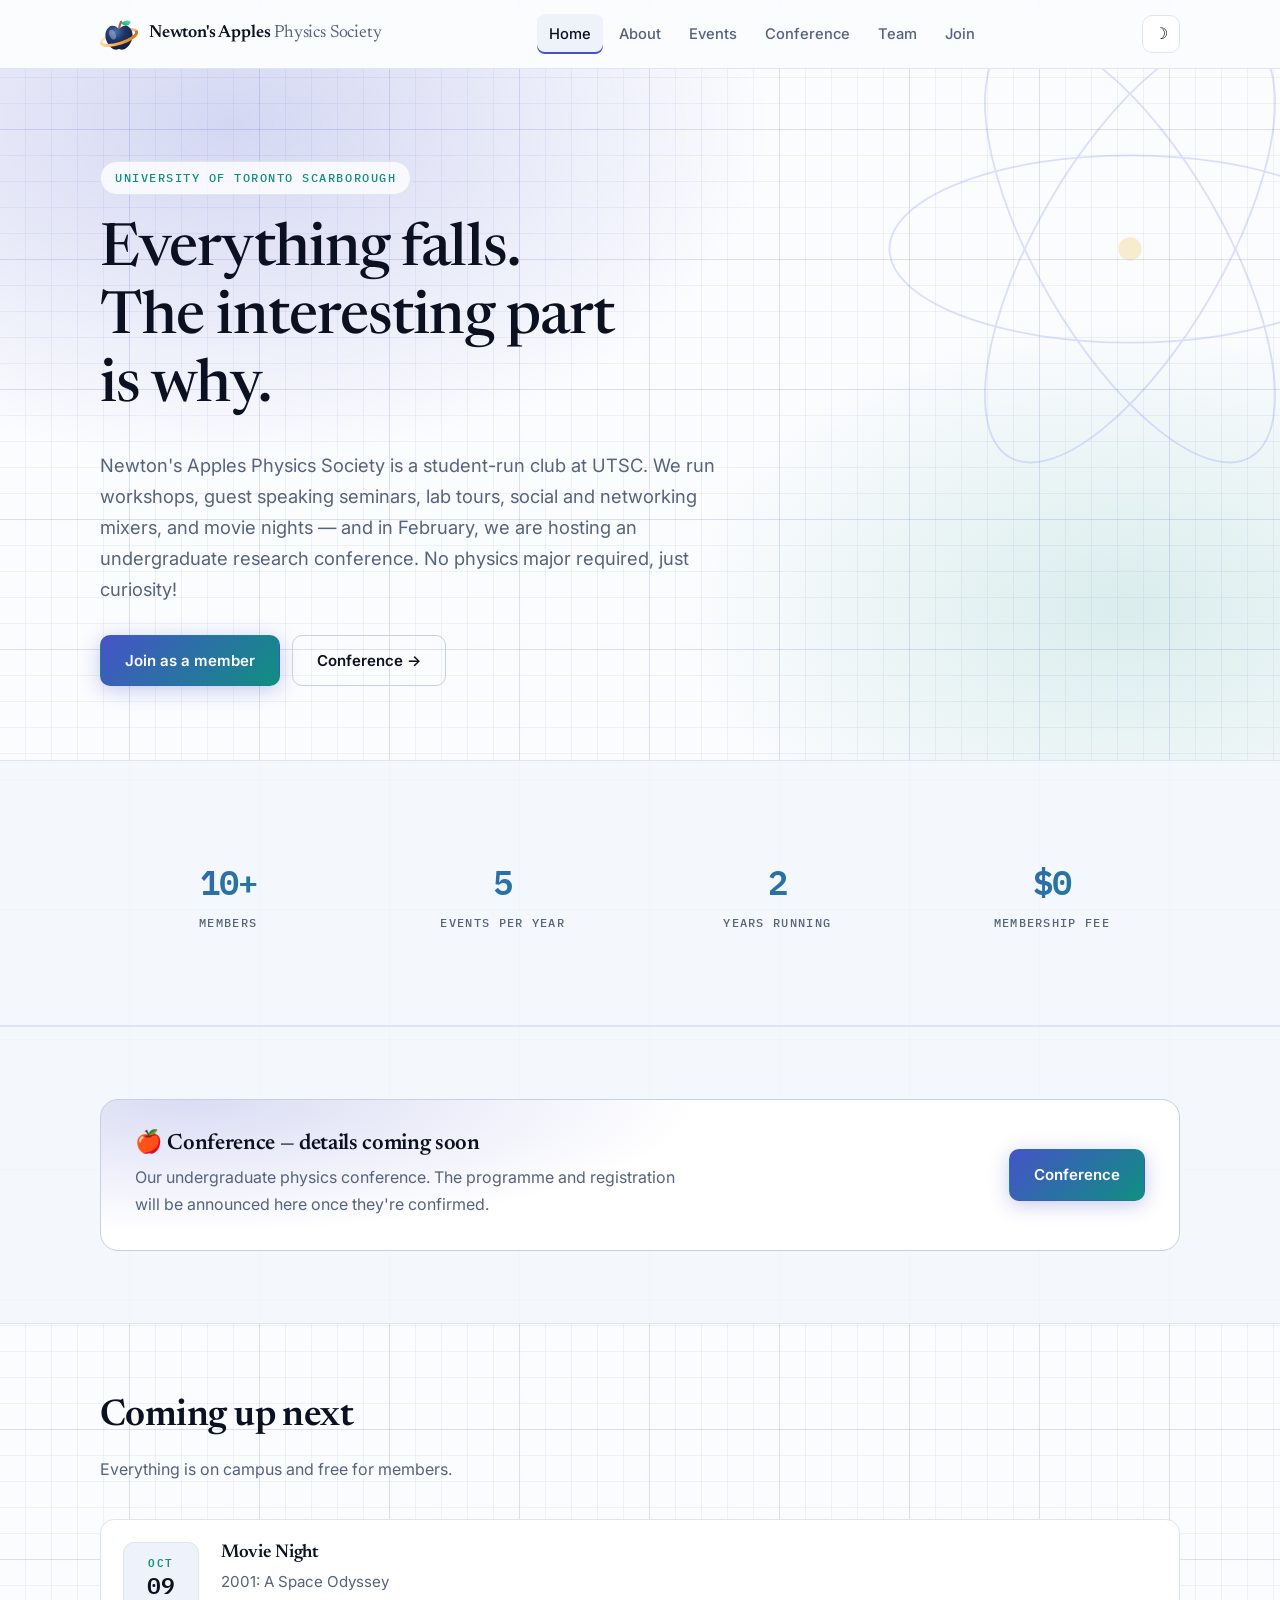
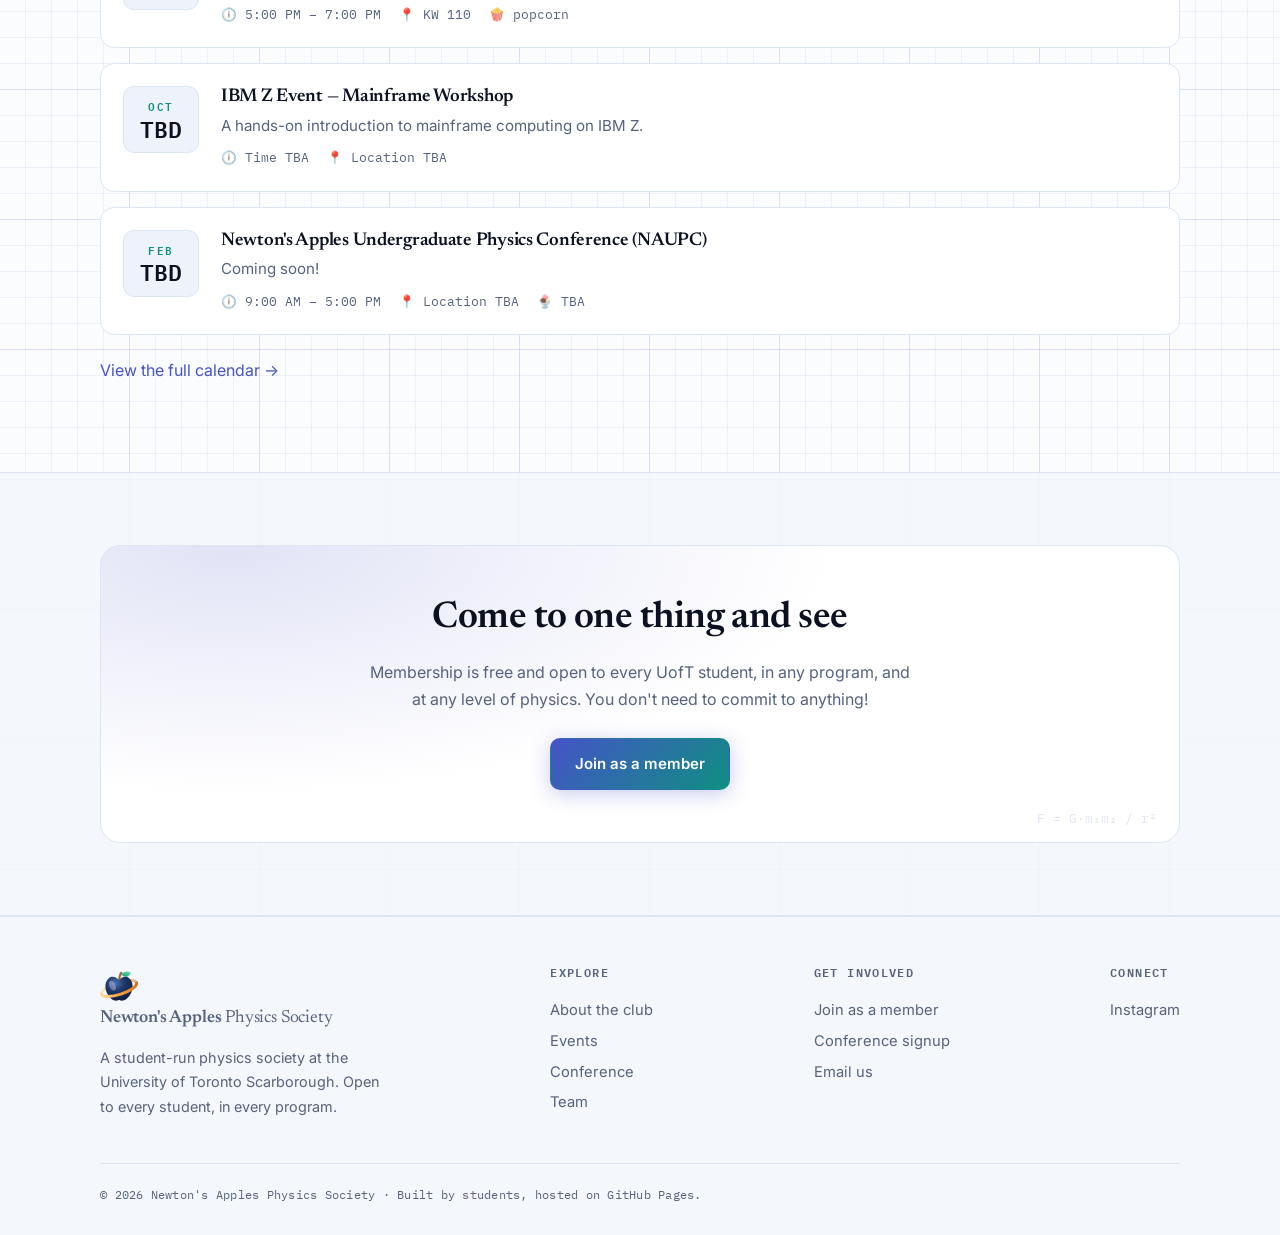
<file: index.html>
<!DOCTYPE html>
<html lang="en" data-theme="dark">
<head>
<meta charset="utf-8">
<meta name="viewport" content="width=device-width, initial-scale=1">
<title>Newton's Apples Physics Society — UTSC</title>
<meta name="description" content="Newton's Apples Physics Society is a student-run club at UTSC — workshops, guest speaking seminars, lab tours, social and networking mixers, movie nights, and an annual undergraduate research conference.">
<link rel="icon" type="image/svg+xml" href="assets/img/logo-mark.svg">
<link rel="preconnect" href="https://fonts.googleapis.com">
<link rel="preconnect" href="https://fonts.gstatic.com" crossorigin>
<link href="https://fonts.googleapis.com/css2?family=IBM+Plex+Mono:wght@400;500;600&amp;family=Inter:wght@400;500;600;700&amp;family=Newsreader:opsz,wght@6..72,400;6..72,500;6..72,600&amp;display=swap" rel="stylesheet">
<link rel="stylesheet" href="assets/css/style.css">
<script src="assets/js/main.js"></script>
</head>
<body>

<header class="site-header">
  <div class="wrap nav">
    <a class="brand" href="index.html"><img class="brand-mark" src="assets/img/logo-mark.svg" alt="" width="38" height="38"> <span class="brand-name">Newton's Apples<span class="brand-sub">&nbsp;Physics Society</span></span></a>
    <nav class="nav-links">
      <a href="index.html">Home</a>
      <a href="about.html">About</a>
      <a href="events.html">Events</a>
      <a href="conference.html">Conference</a>
      <a href="team.html">Team</a>
      <a href="join.html">Join</a>
    </nav>
    <div style="display:flex;gap:8px">
      <button class="icon-btn" data-theme-toggle aria-label="Toggle theme">☀</button>
      <button class="icon-btn nav-toggle" data-nav-toggle aria-label="Menu" aria-expanded="false">☰</button>
    </div>
  </div>
</header>
<section class="hero">
  <div class="wrap">
    <span class="eyebrow">University of Toronto Scarborough</span>
    <h1>Everything falls.<br>The interesting part<br>is why.</h1>
    <p class="lead">Newton's Apples Physics Society is a student-run club at UTSC. We run workshops, guest speaking seminars, lab tours, social and networking mixers, and movie nights — and in February, we are hosting an undergraduate research conference. No physics major required, just curiosity!</p>
    <div class="hero-actions">
      <a class="btn btn-primary" href="join.html">Join as a member</a>
      <a class="btn btn-ghost" href="conference.html">Conference →</a>
    </div>
  </div>
</section>

<section class="section section-alt">
  <div class="wrap">
    <div class="stats">
      <div class="stat"><div class="num">10+</div><div class="label">Members</div></div>
      <div class="stat"><div class="num">5</div><div class="label">Events per year</div></div>
      <div class="stat"><div class="num">2</div><div class="label">Years running</div></div>
      <div class="stat"><div class="num">$0</div><div class="label">Membership fee</div></div>
    </div>
  </div>
</section>

<section class="section section-alt">
  <div class="wrap">
    <div class="banner">
      <div>
        <h3>🍎 Conference — details coming soon</h3>
        <p>Our undergraduate physics conference. The programme and registration will be announced here once they're confirmed.</p>
      </div>
      <a class="btn btn-primary" href="conference.html">Conference</a>
    </div>
  </div>
</section>

<section class="section">
  <div class="wrap">
    <div class="section-head">
      <h2>Coming up next</h2>
      <p>Everything is on campus and free for members.</p>
    </div>

    <div class="event">
      <div class="event-date"><div class="mon">Oct</div><div class="day">09</div></div>
      <div class="event-body">
        <h3>Movie Night</h3>
        <p>2001: A Space Odyssey</p>
        <div class="event-meta"><span>🕕 5:00 PM – 7:00 PM</span><span>📍 KW 110</span><span>🍿 popcorn</span></div>
      </div>
    </div>

    <div class="event">
      <div class="event-date"><div class="mon">Oct</div><div class="day">TBD</div></div>
      <div class="event-body">
        <h3>IBM Z Event — Mainframe Workshop</h3>
        <p>A hands-on introduction to mainframe computing on IBM Z.</p>
        <div class="event-meta"><span>🕕 Time TBA</span><span>📍 Location TBA</span></div>
      </div>
    </div>

    <div class="event">
      <div class="event-date"><div class="mon">Feb</div><div class="day">TBD</div></div>
      <div class="event-body">
        <h3>Newton's Apples Undergraduate Physics Conference (NAUPC)</h3>
        <p>Coming soon!</p>
        <div class="event-meta"><span>🕕 9:00 AM – 5:00 PM</span><span>📍 Location TBA</span><span>🍨 TBA</span></div>
      </div>
    </div>


    <p style="margin-top:22px"><a href="events.html">View the full calendar →</a></p>
  </div>
</section>

<section class="section section-alt">
  <div class="wrap">
    <div class="cta" data-eq="F = G·m₁m₂ / r²">
      <h2>Come to one thing and see</h2>
      <p>Membership is free and open to every UofT student, in any program, and at any level of physics. You don't need to commit to anything!</p>
      <a class="btn btn-primary" href="join.html">Join as a member</a>
    </div>
  </div>
</section>
<footer class="site-footer">
  <div class="wrap">
    <div class="footer-grid">
      <div class="footer-col" style="max-width:290px">
        <a class="brand" href="index.html" style="margin-bottom:10px"><img class="brand-mark" src="assets/img/logo-mark.svg" alt="" width="38" height="38"> <span class="brand-name">Newton's Apples<span class="brand-sub">&nbsp;Physics Society</span></span></a>
        <p class="muted" style="font-size:.9rem">A student-run physics society at the University of Toronto Scarborough. Open to every student, in every program.</p>
      </div>
      <div class="footer-col">
        <h4>Explore</h4>
        <a href="about.html">About the club</a>
        <a href="events.html">Events</a>
        <a href="conference.html">Conference</a>
        <a href="team.html">Team</a>
      </div>
      <div class="footer-col">
        <h4>Get involved</h4>
        <a href="join.html">Join as a member</a>
        <a href="conference.html">Conference signup</a>
        <a href="mailto:utsc.naps@seds.ca">Email us</a>
      </div>
      <div class="footer-col">
        <h4>Connect</h4>
        <a href="https://www.instagram.com/utsc_naps/" target="_blank" rel="noopener">Instagram</a>
      </div>
    </div>
    <div class="footer-bottom">© <span data-year>2026</span> Newton's Apples Physics Society · Built by students, hosted on GitHub Pages.</div>
  </div>
</footer>

</body>
</html>
</file>
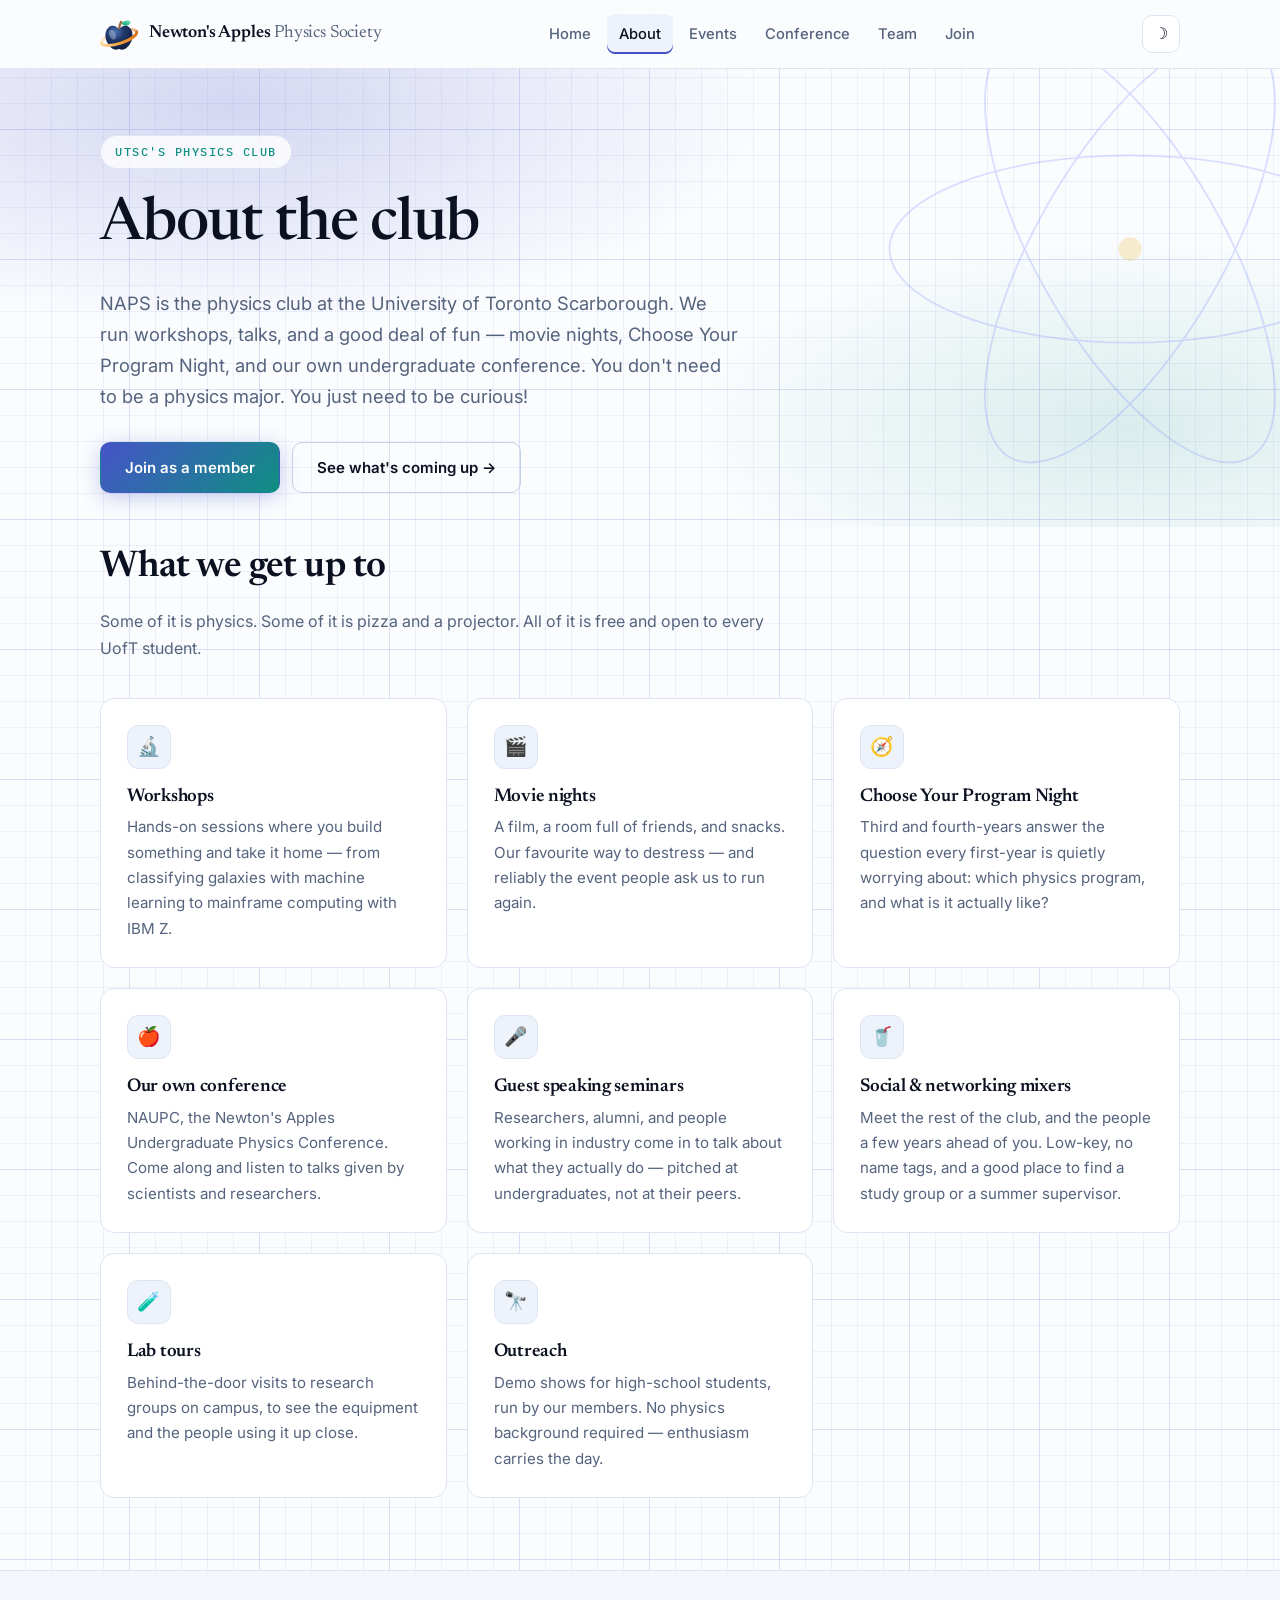
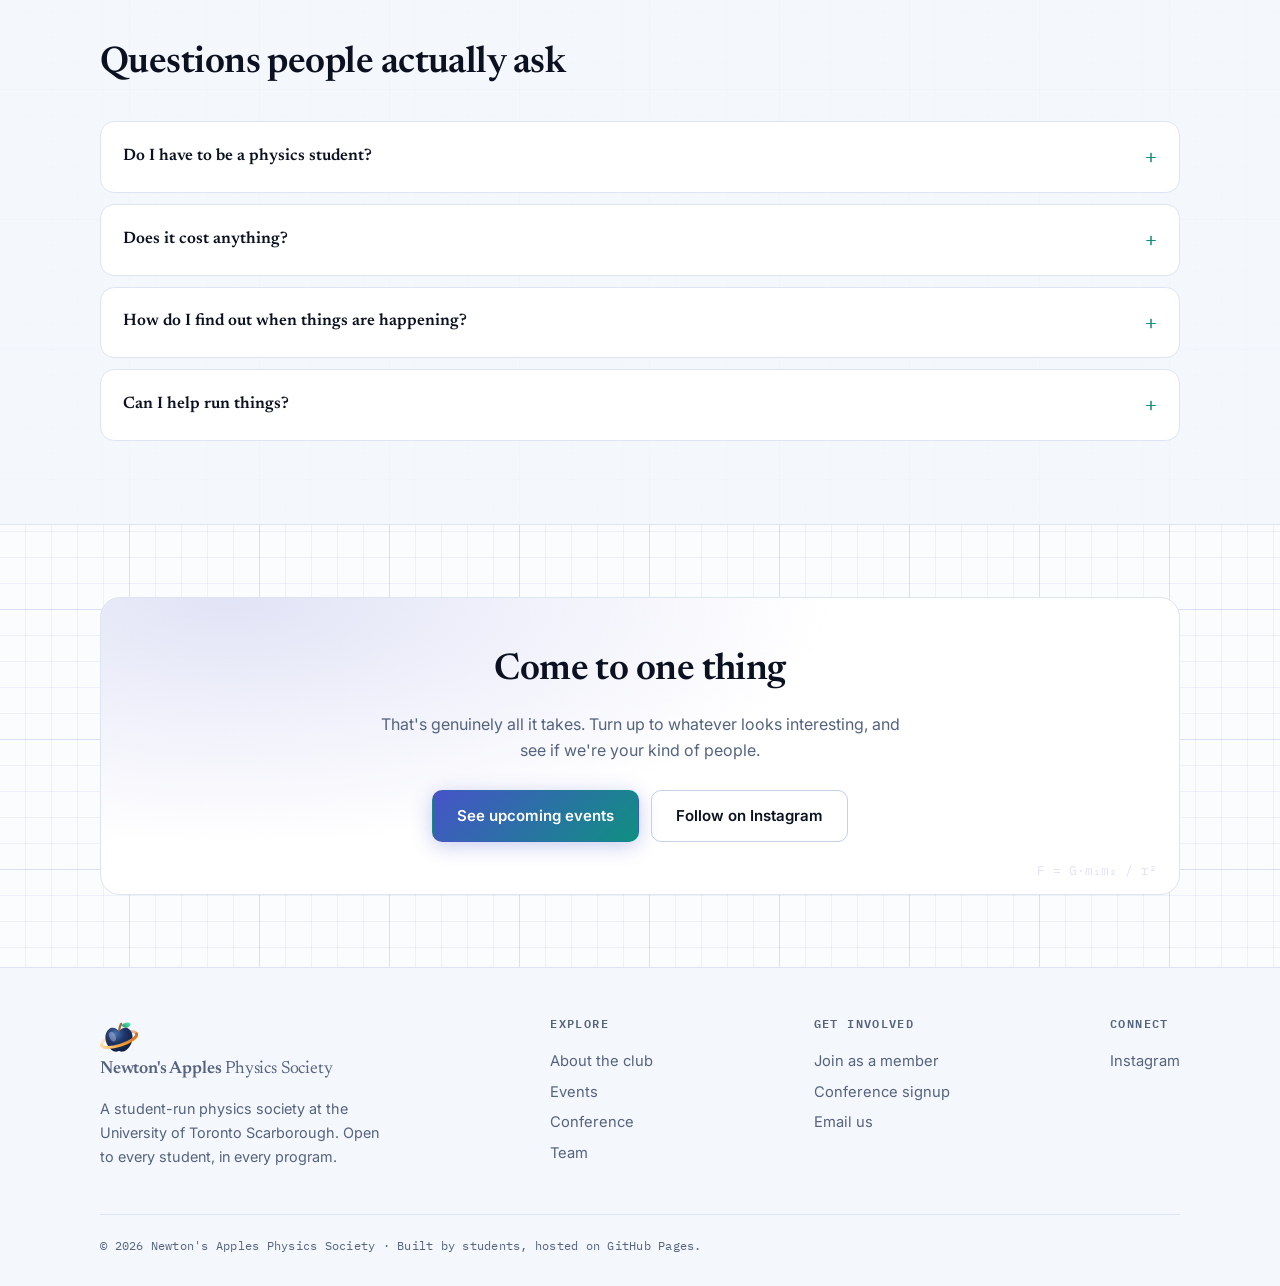
<file: about.html>
<!DOCTYPE html>
<html lang="en" data-theme="dark">
<head>
<meta charset="utf-8">
<meta name="viewport" content="width=device-width, initial-scale=1">
<title>About the Club — Newton's Apples Physics Society</title>
<meta name="description" content="The about page for Newton's Apples Physics Society at UTSC is currently being written. Membership and the events calendar are open in the meantime.">
<link rel="icon" type="image/svg+xml" href="assets/img/logo-mark.svg">
<link rel="preconnect" href="https://fonts.googleapis.com">
<link rel="preconnect" href="https://fonts.gstatic.com" crossorigin>
<link href="https://fonts.googleapis.com/css2?family=IBM+Plex+Mono:wght@400;500;600&amp;family=Inter:wght@400;500;600;700&amp;family=Newsreader:opsz,wght@6..72,400;6..72,500;6..72,600&amp;display=swap" rel="stylesheet">
<link rel="stylesheet" href="assets/css/style.css">
<script src="assets/js/main.js"></script>
</head>
<body>

<header class="site-header">
  <div class="wrap nav">
    <a class="brand" href="index.html"><img class="brand-mark" src="assets/img/logo-mark.svg" alt="" width="38" height="38"> <span class="brand-name">Newton's Apples<span class="brand-sub">&nbsp;Physics Society</span></span></a>
    <nav class="nav-links">
      <a href="index.html">Home</a>
      <a href="about.html">About</a>
      <a href="events.html">Events</a>
      <a href="conference.html">Conference</a>
      <a href="team.html">Team</a>
      <a href="join.html">Join</a>
    </nav>
    <div style="display:flex;gap:8px">
      <button class="icon-btn" data-theme-toggle aria-label="Toggle theme">☀</button>
      <button class="icon-btn nav-toggle" data-nav-toggle aria-label="Menu" aria-expanded="false">☰</button>
    </div>
  </div>
</header>

<section class="hero" style="padding:66px 0 34px">
  <div class="wrap">
    <span class="eyebrow">UTSC's physics club</span>
    <h1>About the club</h1>
    <p class="lead">NAPS is the physics club at the University of Toronto Scarborough. We run workshops, talks, and a good deal of fun — movie nights, Choose Your Program Night, and our own undergraduate conference. You don't need to be a physics major. You just need to be curious!</p>
    <div class="hero-actions" style="margin-top:26px">
      <a class="btn btn-primary" href="join.html">Join as a member</a>
      <a class="btn btn-ghost" href="events.html">See what's coming up →</a>
    </div>
  </div>
</section>

<section class="section" style="padding-top:20px">
  <div class="wrap">
    <div class="section-head">
      <h2>What we get up to</h2>
      <p>Some of it is physics. Some of it is pizza and a projector. All of it is free and open to every UofT student.</p>
    </div>
    <div class="grid grid-3">
      <div class="card">
        <div class="card-icon">🔬</div>
        <h3>Workshops</h3>
        <p>Hands-on sessions where you build something and take it home — from classifying galaxies with machine learning to mainframe computing with IBM Z.</p>
      </div>
      <div class="card">
        <div class="card-icon">🎬</div>
        <h3>Movie nights</h3>
        <p>A film, a room full of friends, and snacks. Our favourite way to destress — and reliably the event people ask us to run again.</p>
      </div>
      <div class="card">
        <div class="card-icon">🧭</div>
        <h3>Choose Your Program Night</h3>
        <p>Third and fourth-years answer the question every first-year is quietly worrying about: which physics program, and what is it actually like?</p>
      </div>
      <div class="card">
        <div class="card-icon">🍎</div>
        <h3>Our own conference</h3>
        <p>NAUPC, the Newton's Apples Undergraduate Physics Conference. Come along and listen to talks given by scientists and researchers.</p>
      </div>
      <div class="card">
        <div class="card-icon">🎤</div>
        <h3>Guest speaking seminars</h3>
        <p>Researchers, alumni, and people working in industry come in to talk about what they actually do — pitched at undergraduates, not at their peers.</p>
      </div>
      <div class="card">
        <div class="card-icon">🥤</div>
        <h3>Social &amp; networking mixers</h3>
        <p>Meet the rest of the club, and the people a few years ahead of you. Low-key, no name tags, and a good place to find a study group or a summer supervisor.</p>
      </div>
      <div class="card">
        <div class="card-icon">🧪</div>
        <h3>Lab tours</h3>
        <p>Behind-the-door visits to research groups on campus, to see the equipment and the people using it up close.</p>
      </div>
      <div class="card">
        <div class="card-icon">🔭</div>
        <h3>Outreach</h3>
        <p>Demo shows for high-school students, run by our members. No physics background required — enthusiasm carries the day.</p>
      </div>
    </div>
  </div>
</section>

<section class="section section-alt">
  <div class="wrap">
    <div class="section-head">
      <h2>Questions people actually ask</h2>
    </div>

    <details class="faq">
      <summary>Do I have to be a physics student?</summary>
      <p>No. We're open to every student at UofT, in every program and every year. Plenty of our regulars are here because a movie night looked fun and they stayed for the rest.</p>
    </details>

    <details class="faq">
      <summary>Does it cost anything?</summary>
      <p>No. Our events are free and open to all UofT students, and none of them need advance registration — you can just turn up.</p>
    </details>

    <details class="faq">
      <summary>How do I find out when things are happening?</summary>
      <p>Everything lands on our <a href="events.html">events page</a> and our Instagram page! Instagram also carries last-minute changes, like a room switch or a clouded-out observation night.</p>
    </details>

    <details class="faq">
      <summary>Can I help run things?</summary>
      <p>Yes, and you don't need a title to do it. Members help run outreach shows, sit on the conference committee, and pitch ideas for events they want to see. Email us at <a href="mailto:utsc.naps@seds.ca">utsc.naps@seds.ca</a> and we'll find you something.</p>
    </details>
  </div>
</section>

<section class="section">
  <div class="wrap">
    <div class="cta" data-eq="F = G·m₁m₂ / r²">
      <h2>Come to one thing</h2>
      <p>That's genuinely all it takes. Turn up to whatever looks interesting, and see if we're your kind of people.</p>
      <div class="hero-actions" style="justify-content:center">
        <a class="btn btn-primary" href="events.html">See upcoming events</a>
        <a class="btn btn-ghost" href="https://www.instagram.com/utsc_naps/" target="_blank" rel="noopener">Follow on Instagram</a>
      </div>
    </div>
  </div>
</section>

<footer class="site-footer">
  <div class="wrap">
    <div class="footer-grid">
      <div class="footer-col" style="max-width:290px">
        <a class="brand" href="index.html" style="margin-bottom:10px"><img class="brand-mark" src="assets/img/logo-mark.svg" alt="" width="38" height="38"> <span class="brand-name">Newton's Apples<span class="brand-sub">&nbsp;Physics Society</span></span></a>
        <p class="muted" style="font-size:.9rem">A student-run physics society at the University of Toronto Scarborough. Open to every student, in every program.</p>
      </div>
      <div class="footer-col">
        <h4>Explore</h4>
        <a href="about.html">About the club</a>
        <a href="events.html">Events</a>
        <a href="conference.html">Conference</a>
        <a href="team.html">Team</a>
      </div>
      <div class="footer-col">
        <h4>Get involved</h4>
        <a href="join.html">Join as a member</a>
        <a href="conference.html">Conference signup</a>
        <a href="mailto:utsc.naps@seds.ca">Email us</a>
      </div>
      <div class="footer-col">
        <h4>Connect</h4>
        <a href="https://www.instagram.com/utsc_naps/" target="_blank" rel="noopener">Instagram</a>
      </div>
    </div>
    <div class="footer-bottom">© <span data-year>2026</span> Newton's Apples Physics Society · Built by students, hosted on GitHub Pages.</div>
  </div>
</footer>

</body>
</html>
</file>
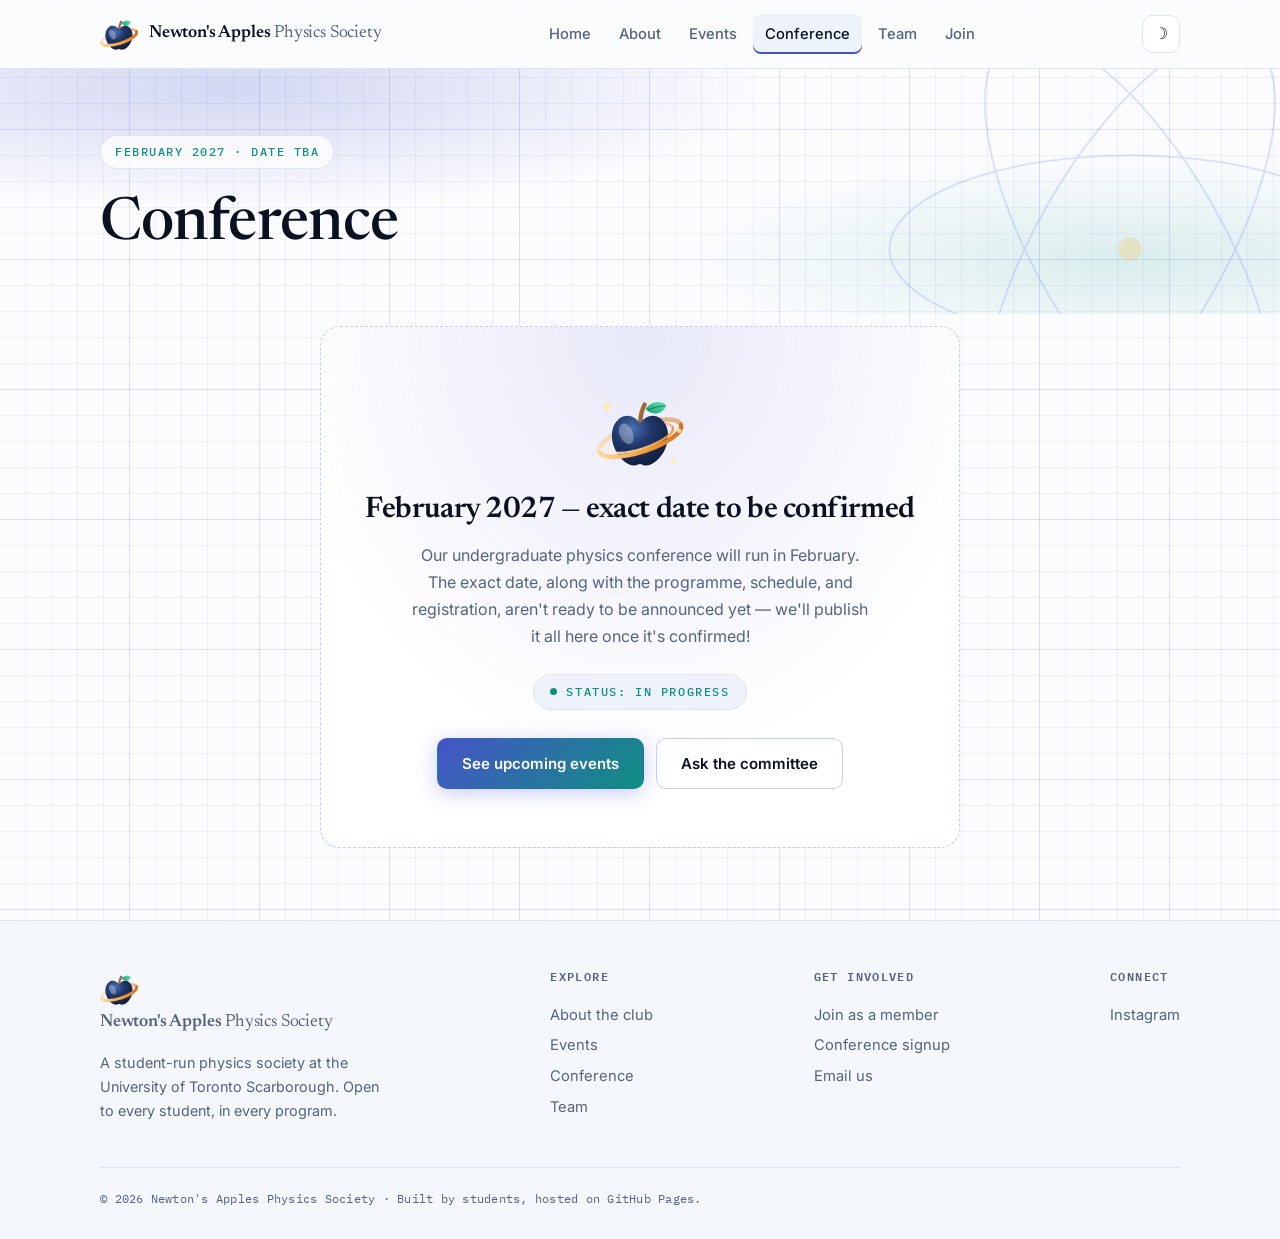
<file: conference.html>
<!DOCTYPE html>
<html lang="en" data-theme="dark">
<head>
<meta charset="utf-8">
<meta name="viewport" content="width=device-width, initial-scale=1">
<title>Conference — Newton's Apples Physics Society</title>
<meta name="description" content="Details for the Newton's Apples Undergraduate Physics Conference are being finalised and will be published here.">
<link rel="icon" type="image/svg+xml" href="assets/img/logo-mark.svg">
<link rel="preconnect" href="https://fonts.googleapis.com">
<link rel="preconnect" href="https://fonts.gstatic.com" crossorigin>
<link href="https://fonts.googleapis.com/css2?family=IBM+Plex+Mono:wght@400;500;600&amp;family=Inter:wght@400;500;600;700&amp;family=Newsreader:opsz,wght@6..72,400;6..72,500;6..72,600&amp;display=swap" rel="stylesheet">
<link rel="stylesheet" href="assets/css/style.css">
<script src="assets/js/main.js"></script>
</head>
<body>

<header class="site-header">
  <div class="wrap nav">
    <a class="brand" href="index.html"><img class="brand-mark" src="assets/img/logo-mark.svg" alt="" width="38" height="38"> <span class="brand-name">Newton's Apples<span class="brand-sub">&nbsp;Physics Society</span></span></a>
    <nav class="nav-links">
      <a href="index.html">Home</a>
      <a href="about.html">About</a>
      <a href="events.html">Events</a>
      <a href="conference.html">Conference</a>
      <a href="team.html">Team</a>
      <a href="join.html">Join</a>
    </nav>
    <div style="display:flex;gap:8px">
      <button class="icon-btn" data-theme-toggle aria-label="Toggle theme">☀</button>
      <button class="icon-btn nav-toggle" data-nav-toggle aria-label="Menu" aria-expanded="false">☰</button>
    </div>
  </div>
</header>

<section class="hero" style="padding:66px 0 26px">
  <div class="wrap">
    <span class="eyebrow">February 2027 · Date TBA</span>
    <h1>Conference</h1>
  </div>
</section>

<section class="section" style="padding-top:12px">
  <div class="wrap">
    <div class="construction">
      <div class="glyph"><img src="assets/img/logo.svg" alt="" width="92" height="92"></div>
      <h2>February 2027 — exact date to be confirmed</h2>
      <p>Our undergraduate physics conference will run in February. The exact date, along with the programme, schedule, and registration, aren't ready to be announced yet — we'll publish it all here once it's confirmed!</p>
      <div class="status"><span class="dot"></span> Status: in progress</div>
      <div class="hero-actions" style="justify-content:center;margin-top:28px">
        <a class="btn btn-primary" href="events.html">See upcoming events</a>
        <a class="btn btn-ghost" href="https://www.instagram.com/utsc_naps/" target="_blank" rel="noopener">Ask the committee</a>
      </div>
    </div>
  </div>
</section>

<footer class="site-footer">
  <div class="wrap">
    <div class="footer-grid">
      <div class="footer-col" style="max-width:290px">
        <a class="brand" href="index.html" style="margin-bottom:10px"><img class="brand-mark" src="assets/img/logo-mark.svg" alt="" width="38" height="38"> <span class="brand-name">Newton's Apples<span class="brand-sub">&nbsp;Physics Society</span></span></a>
        <p class="muted" style="font-size:.9rem">A student-run physics society at the University of Toronto Scarborough. Open to every student, in every program.</p>
      </div>
      <div class="footer-col">
        <h4>Explore</h4>
        <a href="about.html">About the club</a>
        <a href="events.html">Events</a>
        <a href="conference.html">Conference</a>
        <a href="team.html">Team</a>
      </div>
      <div class="footer-col">
        <h4>Get involved</h4>
        <a href="join.html">Join as a member</a>
        <a href="conference.html">Conference signup</a>
        <a href="mailto:utsc.naps@seds.ca">Email us</a>
      </div>
      <div class="footer-col">
        <h4>Connect</h4>
        <a href="https://www.instagram.com/utsc_naps/" target="_blank" rel="noopener">Instagram</a>
      </div>
    </div>
    <div class="footer-bottom">© <span data-year>2026</span> Newton's Apples Physics Society · Built by students, hosted on GitHub Pages.</div>
  </div>
</footer>

</body>
</html>
</file>
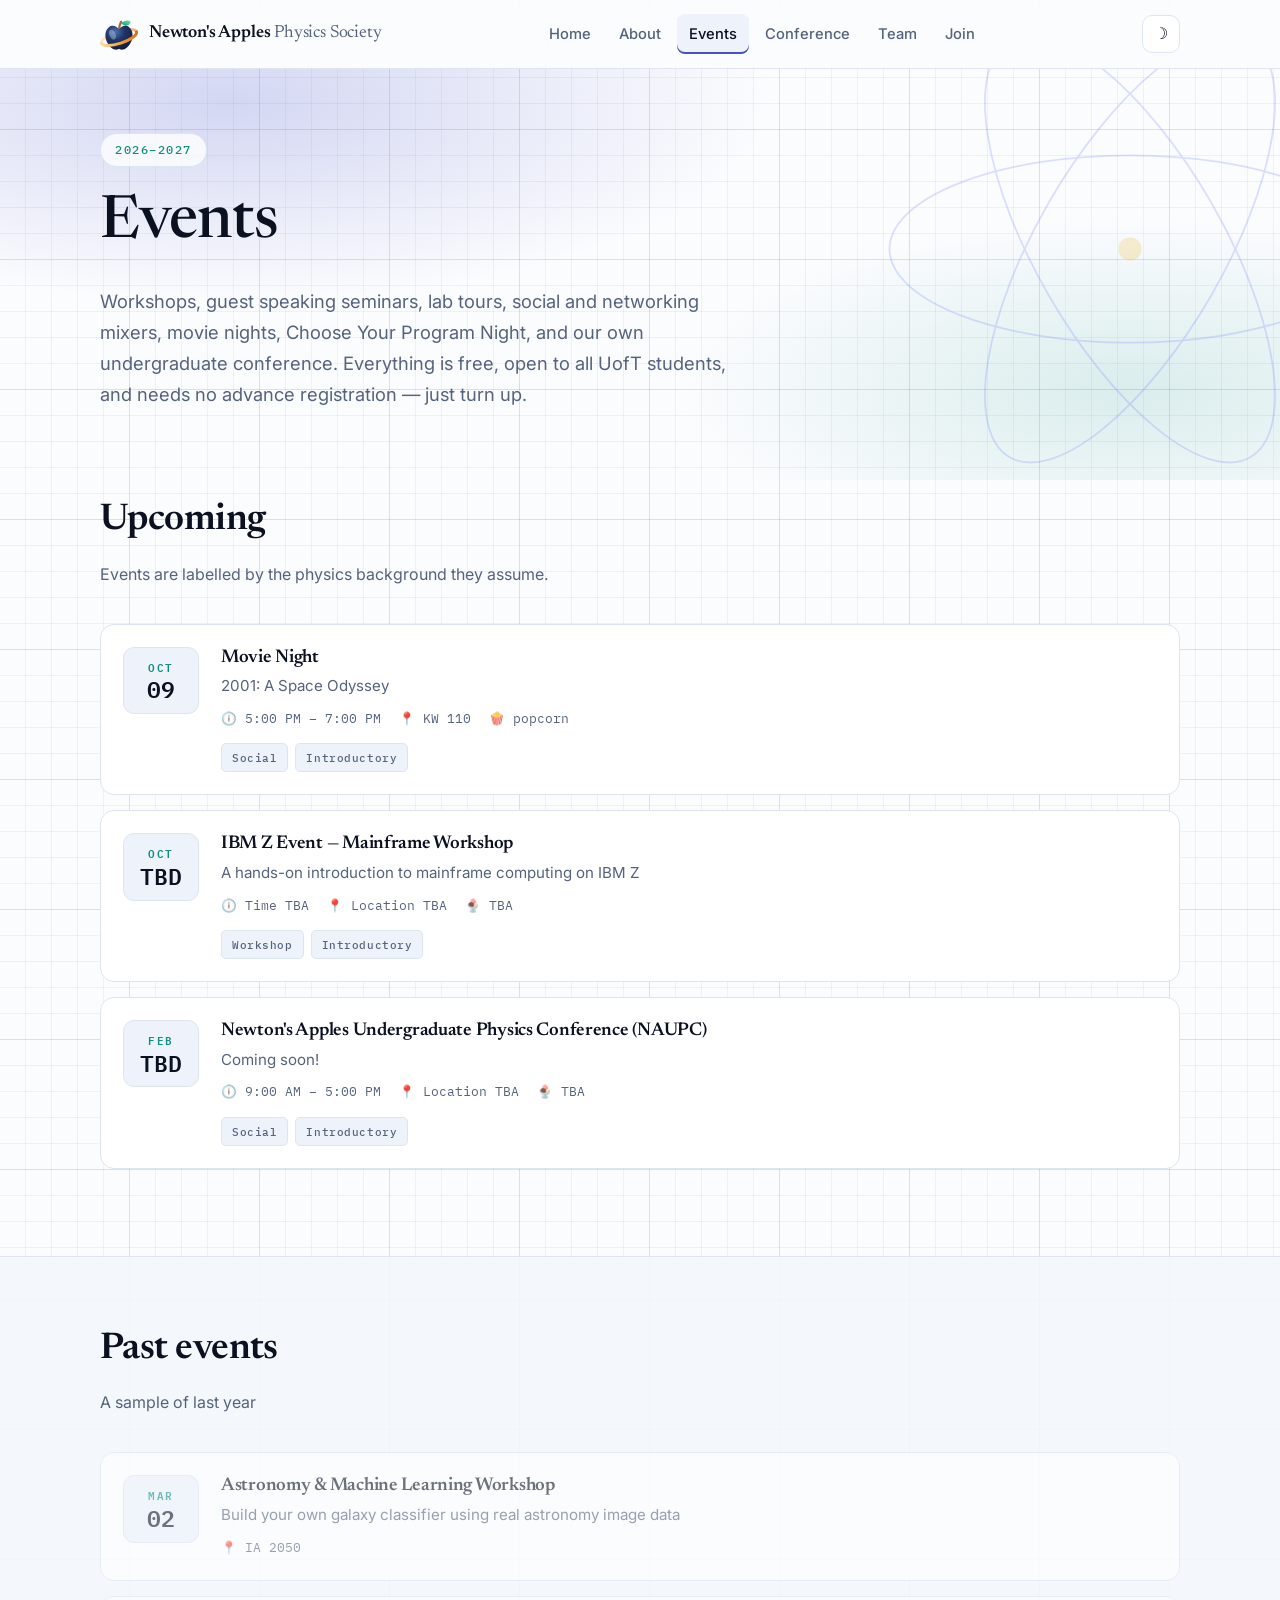
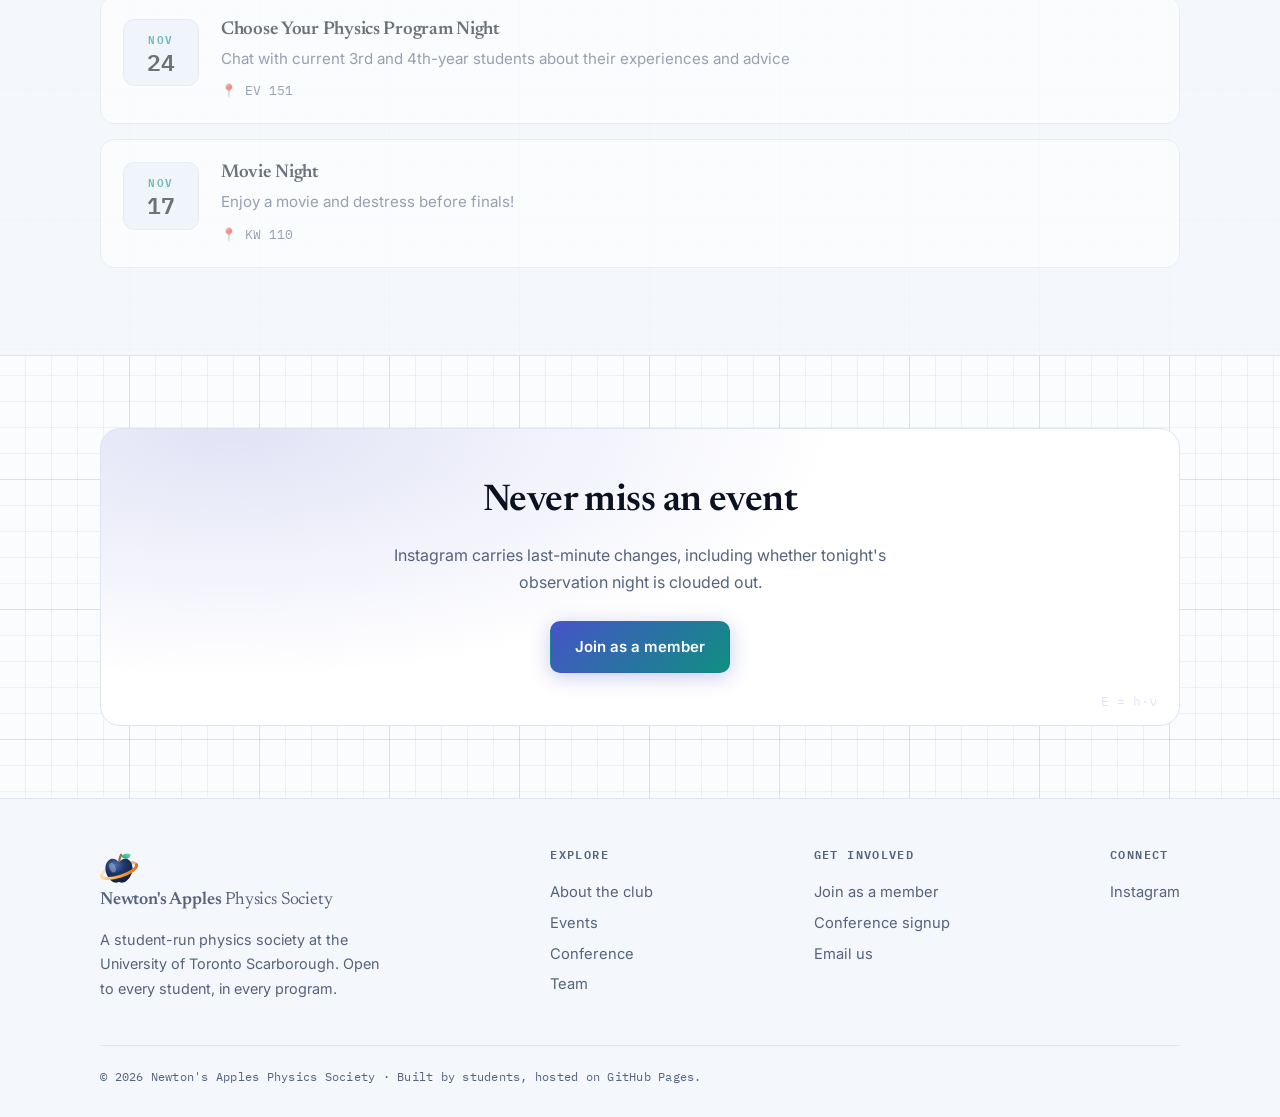
<file: events.html>
<!DOCTYPE html>
<html lang="en" data-theme="dark">
<head>
<meta charset="utf-8">
<meta name="viewport" content="width=device-width, initial-scale=1">
<title>Events — Newton's Apples Physics Society</title>
<meta name="description" content="Upcoming workshops, guest speaking seminars, lab tours, social and networking mixers, movie nights, and the undergraduate physics conference hosted by Newton's Apples Physics Society at UTSC.">
<link rel="icon" type="image/svg+xml" href="assets/img/logo-mark.svg">
<link rel="preconnect" href="https://fonts.googleapis.com">
<link rel="preconnect" href="https://fonts.gstatic.com" crossorigin>
<link href="https://fonts.googleapis.com/css2?family=IBM+Plex+Mono:wght@400;500;600&amp;family=Inter:wght@400;500;600;700&amp;family=Newsreader:opsz,wght@6..72,400;6..72,500;6..72,600&amp;display=swap" rel="stylesheet">
<link rel="stylesheet" href="assets/css/style.css">
<script src="assets/js/main.js"></script>
</head>
<body>

<header class="site-header">
  <div class="wrap nav">
    <a class="brand" href="index.html"><img class="brand-mark" src="assets/img/logo-mark.svg" alt="" width="38" height="38"> <span class="brand-name">Newton's Apples<span class="brand-sub">&nbsp;Physics Society</span></span></a>
    <nav class="nav-links">
      <a href="index.html">Home</a>
      <a href="about.html">About</a>
      <a href="events.html">Events</a>
      <a href="conference.html">Conference</a>
      <a href="team.html">Team</a>
      <a href="join.html">Join</a>
    </nav>
    <div style="display:flex;gap:8px">
      <button class="icon-btn" data-theme-toggle aria-label="Toggle theme">☀</button>
      <button class="icon-btn nav-toggle" data-nav-toggle aria-label="Menu" aria-expanded="false">☰</button>
    </div>
  </div>
</header>
<section class="hero" style="padding:64px 0 40px">
  <div class="wrap">
    <span class="eyebrow">2026–2027</span>
    <h1>Events</h1>
    <p class="lead">Workshops, guest speaking seminars, lab tours, social and networking mixers, movie nights, Choose Your Program Night, and our own undergraduate conference. Everything is free, open to all UofT students, and needs no advance registration — just turn up.</p>
  </div>
</section>

<section class="section" style="padding-top:20px">
  <div class="wrap">
    <div class="section-head"><h2>Upcoming</h2><p>Events are labelled by the physics background they assume.</p></div>

    <div class="event">
      <div class="event-date"><div class="mon">Oct</div><div class="day">09</div></div>
      <div class="event-body">
        <h3>Movie Night</h3>
        <p>2001: A Space Odyssey</p>
        <div class="event-meta"><span>🕕 5:00 PM – 7:00 PM</span><span>📍 KW 110</span><span>🍿 popcorn</span></div>
        <div class="tags"><span class="tag">Social</span><span class="tag">Introductory</span></div>
      </div>
    </div>

    <div class="event">
      <div class="event-date"><div class="mon">Oct</div><div class="day">TBD</div></div>
      <div class="event-body">
        <h3>IBM Z Event — Mainframe Workshop</h3>
        <p>A hands-on introduction to mainframe computing on IBM Z</p>
        <div class="event-meta"><span>🕕 Time TBA</span><span>📍 Location TBA</span><span>🍨 TBA</span></div>
        <div class="tags"><span class="tag">Workshop</span><span class="tag">Introductory</span></div>
      </div>
    </div>

    <div class="event">
      <div class="event-date"><div class="mon">Feb</div><div class="day">TBD</div></div>
      <div class="event-body">
        <h3>Newton's Apples Undergraduate Physics Conference (NAUPC)</h3>
        <p>Coming soon!</p>
        <div class="event-meta"><span>🕕 9:00 AM – 5:00 PM</span><span>📍 Location TBA</span><span>🍨 TBA</span></div>
        <div class="tags"><span class="tag">Social</span><span class="tag">Introductory</span></div>
      </div>
    </div>

  </div>
</section>

<section class="section section-alt">
  <div class="wrap">
    <div class="section-head"><h2>Past events</h2><p>A sample of last year</p></div>

    <div class="event past">
      <div class="event-date"><div class="mon">Mar</div><div class="day">02</div></div>
      <div class="event-body">
        <h3>Astronomy &amp; Machine Learning Workshop</h3>
        <p>Build your own galaxy classifier using real astronomy image data</p>
        <div class="event-meta"><span>📍 IA 2050</span></div>
      </div>
    </div>

    <div class="event past">
      <div class="event-date"><div class="mon">Nov</div><div class="day">24</div></div>
      <div class="event-body">
        <h3>Choose Your Physics Program Night</h3>
        <p>Chat with current 3rd and 4th-year students about their experiences and advice</p>
        <div class="event-meta"><span>📍 EV 151</span></div>
      </div>
    </div>

    <div class="event past">
      <div class="event-date"><div class="mon">Nov</div><div class="day">17</div></div>
      <div class="event-body">
        <h3>Movie Night</h3>
        <p>Enjoy a movie and destress before finals!</p>
        <div class="event-meta"><span>📍 KW 110</span></div>
      </div>
    </div>
  </div>
</section>

<section class="section">
  <div class="wrap">
    <div class="cta" data-eq="E = h·ν">
      <h2>Never miss an event</h2>
      <p>Instagram carries last-minute changes, including whether tonight's observation night is clouded out.</p>
      <a class="btn btn-primary" href="join.html">Join as a member</a>
    </div>
  </div>
</section>
<footer class="site-footer">
  <div class="wrap">
    <div class="footer-grid">
      <div class="footer-col" style="max-width:290px">
        <a class="brand" href="index.html" style="margin-bottom:10px"><img class="brand-mark" src="assets/img/logo-mark.svg" alt="" width="38" height="38"> <span class="brand-name">Newton's Apples<span class="brand-sub">&nbsp;Physics Society</span></span></a>
        <p class="muted" style="font-size:.9rem">A student-run physics society at the University of Toronto Scarborough. Open to every student, in every program.</p>
      </div>
      <div class="footer-col">
        <h4>Explore</h4>
        <a href="about.html">About the club</a>
        <a href="events.html">Events</a>
        <a href="conference.html">Conference</a>
        <a href="team.html">Team</a>
      </div>
      <div class="footer-col">
        <h4>Get involved</h4>
        <a href="join.html">Join as a member</a>
        <a href="conference.html">Conference signup</a>
        <a href="mailto:utsc.naps@seds.ca">Email us</a>
      </div>
      <div class="footer-col">
        <h4>Connect</h4>
        <a href="https://www.instagram.com/utsc_naps/" target="_blank" rel="noopener">Instagram</a>
      </div>
    </div>
    <div class="footer-bottom">© <span data-year>2026</span> Newton's Apples Physics Society · Built by students, hosted on GitHub Pages.</div>
  </div>
</footer>

</body>
</html>
</file>
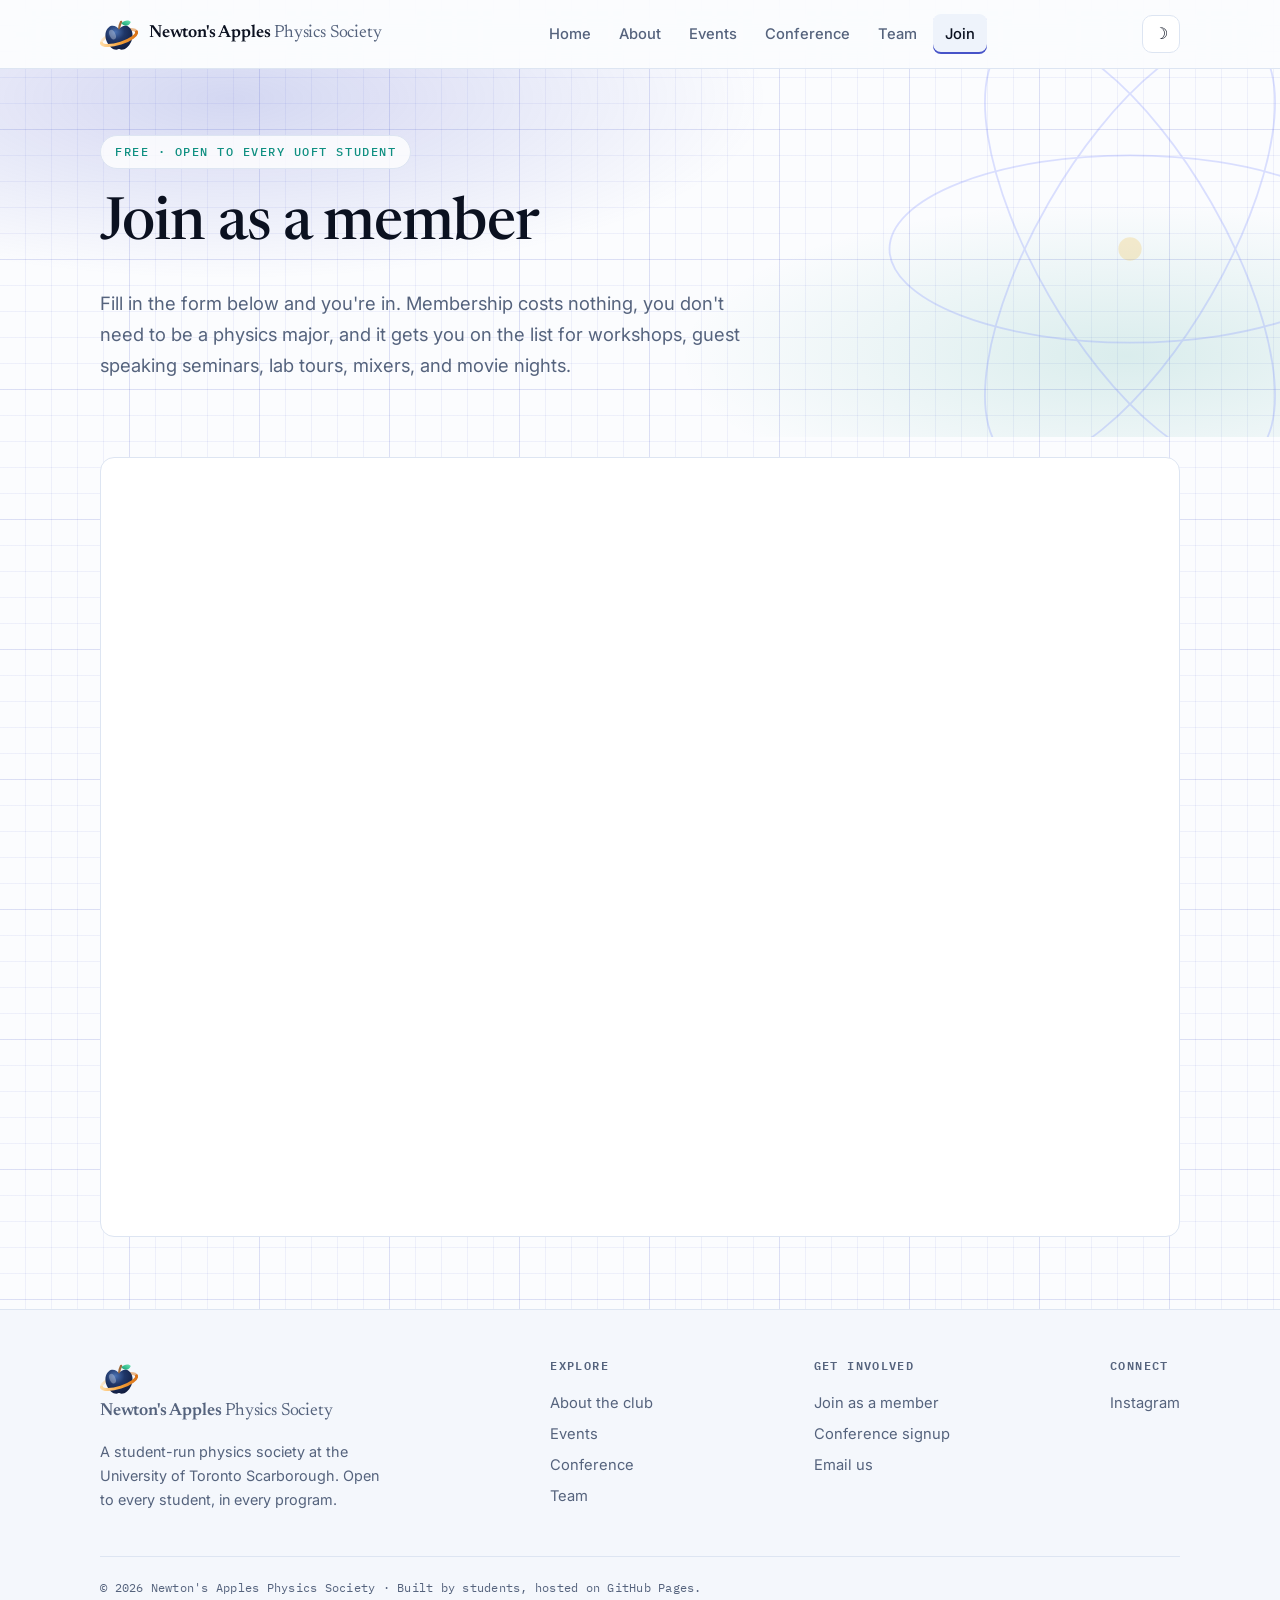
<file: join.html>
<!DOCTYPE html>
<html lang="en" data-theme="dark">
<head>
<meta charset="utf-8">
<meta name="viewport" content="width=device-width, initial-scale=1">
<title>Join as a Member — Newton's Apples Physics Society</title>
<meta name="description" content="Membership signup for Newton's Apples Physics Society at UTSC is opening soon. Free and open to every student.">
<link rel="icon" type="image/svg+xml" href="assets/img/logo-mark.svg">
<link rel="preconnect" href="https://fonts.googleapis.com">
<link rel="preconnect" href="https://fonts.gstatic.com" crossorigin>
<link href="https://fonts.googleapis.com/css2?family=IBM+Plex+Mono:wght@400;500;600&amp;family=Inter:wght@400;500;600;700&amp;family=Newsreader:opsz,wght@6..72,400;6..72,500;6..72,600&amp;display=swap" rel="stylesheet">
<link rel="stylesheet" href="assets/css/style.css">
<script src="assets/js/main.js"></script>
</head>
<body>

<header class="site-header">
  <div class="wrap nav">
    <a class="brand" href="index.html"><img class="brand-mark" src="assets/img/logo-mark.svg" alt="" width="38" height="38"> <span class="brand-name">Newton's Apples<span class="brand-sub">&nbsp;Physics Society</span></span></a>
    <nav class="nav-links">
      <a href="index.html">Home</a>
      <a href="about.html">About</a>
      <a href="events.html">Events</a>
      <a href="conference.html">Conference</a>
      <a href="team.html">Team</a>
      <a href="join.html">Join</a>
    </nav>
    <div style="display:flex;gap:8px">
      <button class="icon-btn" data-theme-toggle aria-label="Toggle theme">☀</button>
      <button class="icon-btn nav-toggle" data-nav-toggle aria-label="Menu" aria-expanded="false">☰</button>
    </div>
  </div>
</header>

<section class="hero" style="padding:66px 0 26px">
  <div class="wrap">
    <span class="eyebrow">Free · open to every UofT student</span>
    <h1>Join as a member</h1>
    <p class="lead">Fill in the form below and you're in. Membership costs nothing, you don't need to be a physics major, and it gets you on the list for workshops, guest speaking seminars, lab tours, mixers, and movie nights.</p>
  </div>
</section>

<section class="section" style="padding-top:12px">
  <div class="wrap">
    <div class="form-embed" data-form="membership" data-label="Membership form"></div>
  </div>
</section>

<footer class="site-footer">
  <div class="wrap">
    <div class="footer-grid">
      <div class="footer-col" style="max-width:290px">
        <a class="brand" href="index.html" style="margin-bottom:10px"><img class="brand-mark" src="assets/img/logo-mark.svg" alt="" width="38" height="38"> <span class="brand-name">Newton's Apples<span class="brand-sub">&nbsp;Physics Society</span></span></a>
        <p class="muted" style="font-size:.9rem">A student-run physics society at the University of Toronto Scarborough. Open to every student, in every program.</p>
      </div>
      <div class="footer-col">
        <h4>Explore</h4>
        <a href="about.html">About the club</a>
        <a href="events.html">Events</a>
        <a href="conference.html">Conference</a>
        <a href="team.html">Team</a>
      </div>
      <div class="footer-col">
        <h4>Get involved</h4>
        <a href="join.html">Join as a member</a>
        <a href="conference.html">Conference signup</a>
        <a href="mailto:utsc.naps@seds.ca">Email us</a>
      </div>
      <div class="footer-col">
        <h4>Connect</h4>
        <a href="https://www.instagram.com/utsc_naps/" target="_blank" rel="noopener">Instagram</a>
      </div>
    </div>
    <div class="footer-bottom">© <span data-year>2026</span> Newton's Apples Physics Society · Built by students, hosted on GitHub Pages.</div>
  </div>
</footer>

</body>
</html>
</file>
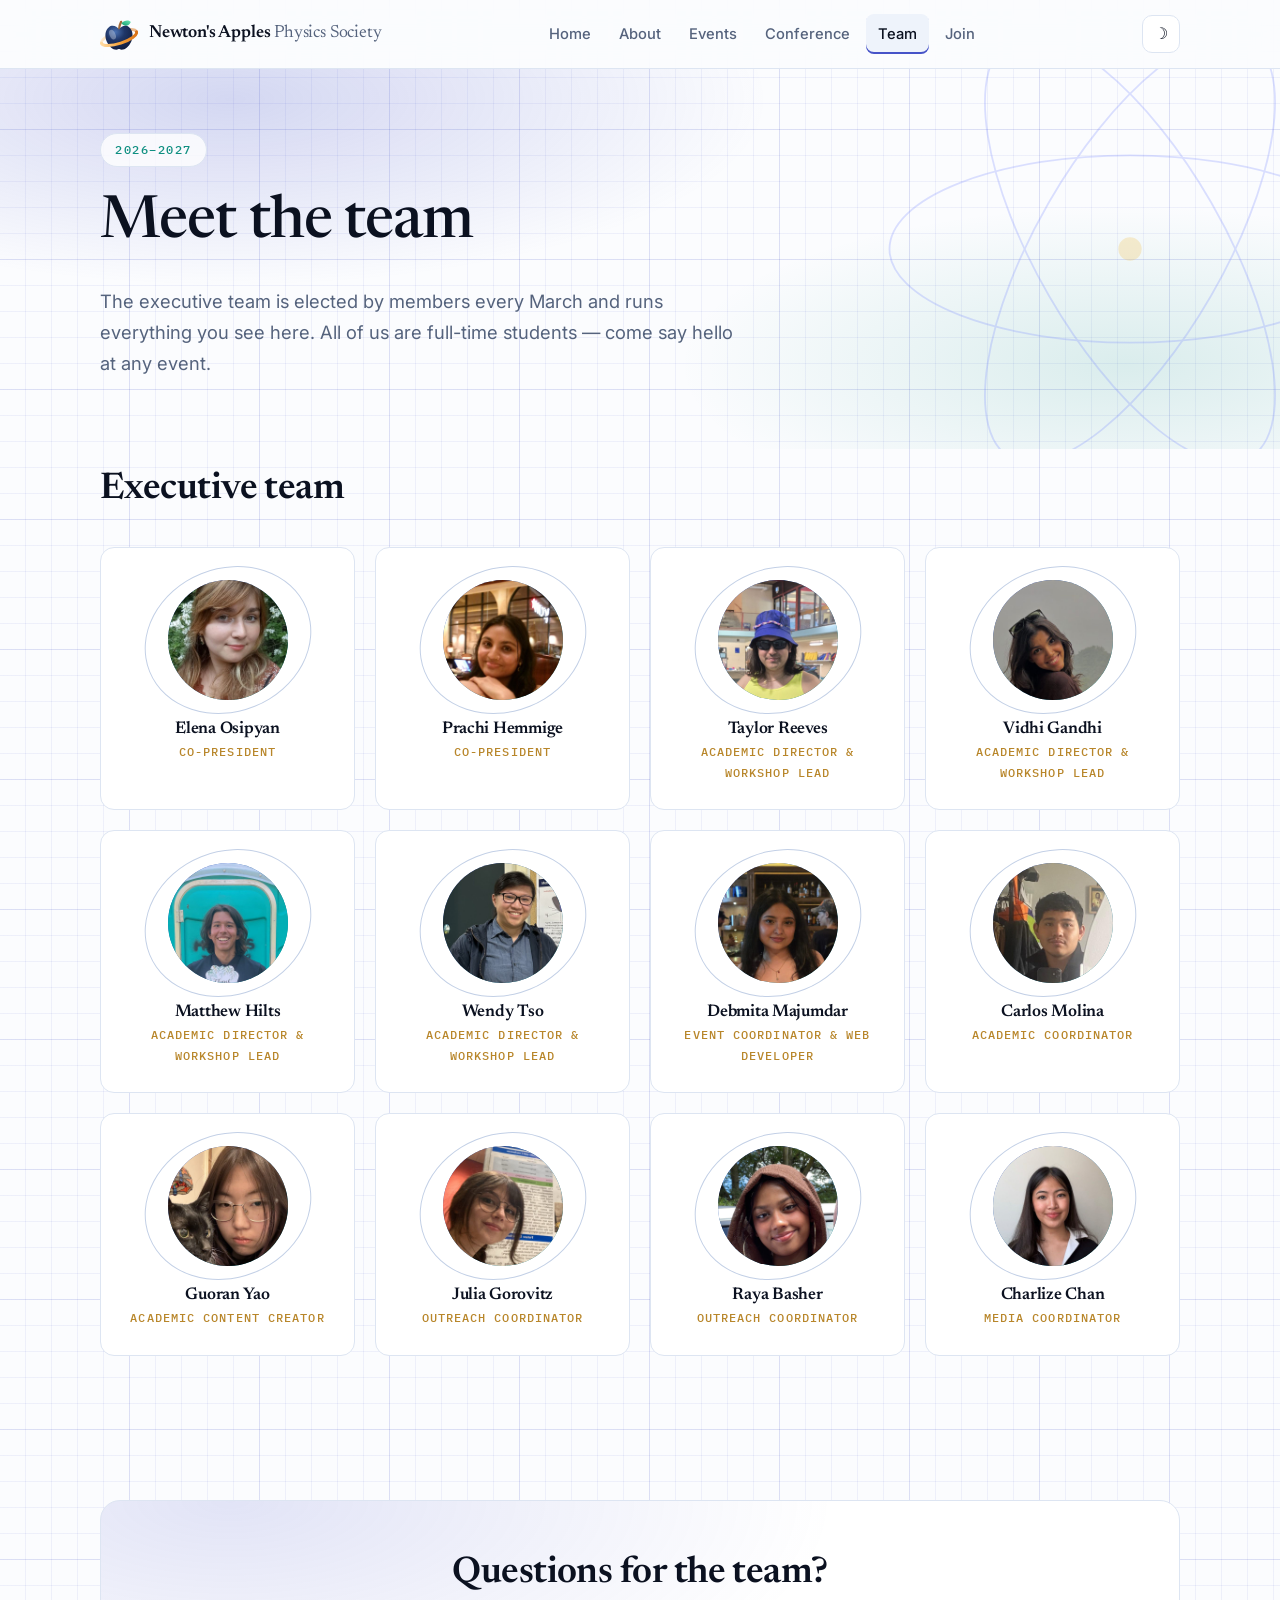
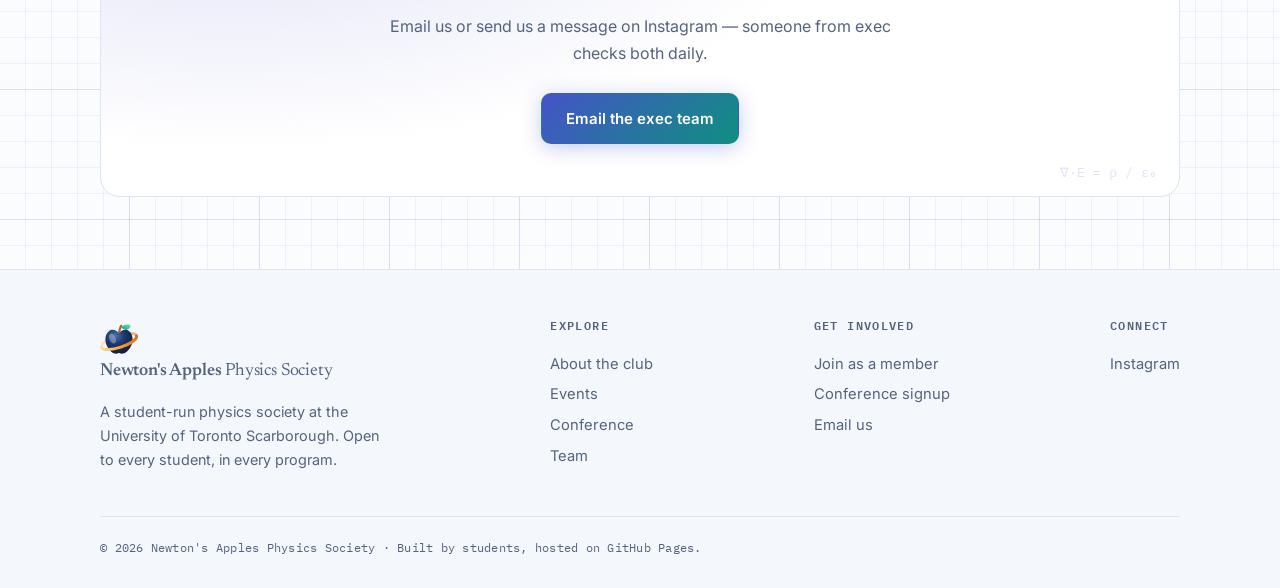
<file: team.html>
<!DOCTYPE html>
<html lang="en" data-theme="dark">
<head>
<meta charset="utf-8">
<meta name="viewport" content="width=device-width, initial-scale=1">
<title>Team — Newton's Apples Physics Society</title>
<meta name="description" content="The student executive team behind Newton's Apples Physics Society at UTSC.">
<link rel="icon" type="image/svg+xml" href="assets/img/logo-mark.svg">
<link rel="preconnect" href="https://fonts.googleapis.com">
<link rel="preconnect" href="https://fonts.gstatic.com" crossorigin>
<link href="https://fonts.googleapis.com/css2?family=IBM+Plex+Mono:wght@400;500;600&amp;family=Inter:wght@400;500;600;700&amp;family=Newsreader:opsz,wght@6..72,400;6..72,500;6..72,600&amp;display=swap" rel="stylesheet">
<link rel="stylesheet" href="assets/css/style.css">
<script src="assets/js/main.js"></script>
</head>
<body>

<header class="site-header">
  <div class="wrap nav">
    <a class="brand" href="index.html"><img class="brand-mark" src="assets/img/logo-mark.svg" alt="" width="38" height="38"> <span class="brand-name">Newton's Apples<span class="brand-sub">&nbsp;Physics Society</span></span></a>
    <nav class="nav-links">
      <a href="index.html">Home</a>
      <a href="about.html">About</a>
      <a href="events.html">Events</a>
      <a href="conference.html">Conference</a>
      <a href="team.html">Team</a>
      <a href="join.html">Join</a>
    </nav>
    <div style="display:flex;gap:8px">
      <button class="icon-btn" data-theme-toggle aria-label="Toggle theme">☀</button>
      <button class="icon-btn nav-toggle" data-nav-toggle aria-label="Menu" aria-expanded="false">☰</button>
    </div>
  </div>
</header>
<section class="hero" style="padding:64px 0 40px">
  <div class="wrap">
    <span class="eyebrow">2026–2027</span>
    <h1>Meet the team</h1>
    <p class="lead">The executive team is elected by members every March and runs everything you see here. All of us are full-time students — come say hello at any event.</p>
  </div>
</section>

<section class="section" style="padding-top:20px">
  <div class="wrap">
    <div class="section-head"><h2>Executive team</h2></div>
    <div class="grid grid-4">
      <div class="card person">
        <div class="avatar"><img src="assets/img/team/elena-osipyan.jpg" alt="" width="120" height="120" loading="lazy" decoding="async"></div>
        <h3>Elena Osipyan</h3>
        <div class="role">Co-President</div>
      </div>
      <div class="card person">
        <div class="avatar"><img src="assets/img/team/prachi-hemmige.jpg" alt="" width="120" height="120" loading="lazy" decoding="async"></div>
        <h3>Prachi Hemmige</h3>
        <div class="role">Co-President</div>
      </div>
      <div class="card person">
        <div class="avatar"><img src="assets/img/team/taylor-reeves.jpg" alt="" width="120" height="120" loading="lazy" decoding="async"></div>
        <h3>Taylor Reeves</h3>
        <div class="role">Academic Director &amp; Workshop Lead</div>
      </div>
      <div class="card person">
        <div class="avatar"><img src="assets/img/team/vidhi-gandhi.jpg" alt="" width="120" height="120" loading="lazy" decoding="async"></div>
        <h3>Vidhi Gandhi</h3>
        <div class="role">Academic Director &amp; Workshop Lead</div>
      </div>
      <div class="card person">
        <div class="avatar"><img src="assets/img/team/matthew-hilts.jpg" alt="" width="120" height="120" loading="lazy" decoding="async"></div>
        <h3>Matthew Hilts</h3>
        <div class="role">Academic Director &amp; Workshop Lead</div>
      </div>
      <div class="card person">
        <div class="avatar"><img src="assets/img/team/wendy-tso.jpg" alt="" width="120" height="120" loading="lazy" decoding="async"></div>
        <h3>Wendy Tso</h3>
        <div class="role">Academic Director &amp; Workshop Lead</div>
      </div>
      <div class="card person">
        <div class="avatar"><img src="assets/img/team/debmita-majumdar.jpg" alt="" width="120" height="120" loading="lazy" decoding="async"></div>
        <h3>Debmita Majumdar</h3>
        <div class="role">Event Coordinator &amp; Web Developer</div>
      </div>
      <div class="card person">
        <div class="avatar"><img src="assets/img/team/carlos-molina.jpg" alt="" width="120" height="120" loading="lazy" decoding="async"></div>
        <h3>Carlos Molina</h3>
        <div class="role">Academic Coordinator</div>
      </div>
      <div class="card person">
        <div class="avatar"><img src="assets/img/team/guoran-yao.jpg" alt="" width="120" height="120" loading="lazy" decoding="async"></div>
        <h3>Guoran Yao</h3>
        <div class="role">Academic Content Creator</div>
      </div>
      <div class="card person">
        <div class="avatar"><img src="assets/img/team/julia-gorovitz.jpg" alt="" width="120" height="120" loading="lazy" decoding="async"></div>
        <h3>Julia Gorovitz</h3>
        <div class="role">Outreach Coordinator</div>
      </div>
      <div class="card person">
        <div class="avatar"><img src="assets/img/team/raya-basher.jpg" alt="" width="120" height="120" loading="lazy" decoding="async"></div>
        <h3>Raya Basher</h3>
        <div class="role">Outreach Coordinator</div>
      </div>
      <div class="card person">
        <div class="avatar"><img src="assets/img/team/charlize-chan.jpg" alt="" width="120" height="120" loading="lazy" decoding="async"></div>
        <h3>Charlize Chan</h3>
        <div class="role">Media Coordinator</div>
      </div>
    </div>
  </div>
</section>

<section class="section">
  <div class="wrap">
    <div class="cta" data-eq="∇·E = ρ / ε₀">
      <h2>Questions for the team?</h2>
      <p>Email us or send us a message on Instagram — someone from exec checks both daily.</p>
      <a class="btn btn-primary" href="mailto:utsc.naps@seds.ca">Email the exec team</a>
    </div>
  </div>
</section>
<footer class="site-footer">
  <div class="wrap">
    <div class="footer-grid">
      <div class="footer-col" style="max-width:290px">
        <a class="brand" href="index.html" style="margin-bottom:10px"><img class="brand-mark" src="assets/img/logo-mark.svg" alt="" width="38" height="38"> <span class="brand-name">Newton's Apples<span class="brand-sub">&nbsp;Physics Society</span></span></a>
        <p class="muted" style="font-size:.9rem">A student-run physics society at the University of Toronto Scarborough. Open to every student, in every program.</p>
      </div>
      <div class="footer-col">
        <h4>Explore</h4>
        <a href="about.html">About the club</a>
        <a href="events.html">Events</a>
        <a href="conference.html">Conference</a>
        <a href="team.html">Team</a>
      </div>
      <div class="footer-col">
        <h4>Get involved</h4>
        <a href="join.html">Join as a member</a>
        <a href="conference.html">Conference signup</a>
        <a href="mailto:utsc.naps@seds.ca">Email us</a>
      </div>
      <div class="footer-col">
        <h4>Connect</h4>
        <a href="https://www.instagram.com/utsc_naps/" target="_blank" rel="noopener">Instagram</a>
      </div>
    </div>
    <div class="footer-bottom">© <span data-year>2026</span> Newton's Apples Physics Society · Built by students, hosted on GitHub Pages.</div>
  </div>
</footer>

</body>
</html>
</file>
<file: assets/css/style.css>
/* ============================================================
   Newton's Apples Physics Society — stylesheet

   Type system has three roles:
     serif (Newsreader)  → headings, scholarly/journal voice
     sans  (Inter)       → body copy
     mono  (Plex Mono)   → anything measured: dates, times, stats,
                           labels, table headers. Reads as readout.

   Re-theme the whole site from the :root block below.
   ============================================================ */

:root {
  /* deep space */
  --bg:        #05070e;
  --bg-2:      #080c17;
  --surface:   #0c1120;
  --surface-2: #121a2e;
  --border:    #1e2942;
  --border-lit:#2b3a5c;

  --text:      #e9eefc;
  --muted:     #8e9bba;

  --accent:    #7c8cff;   /* periwinkle — primary */
  --accent-2:  #4fd6c4;   /* teal — secondary */
  --gold:      #f2c14e;   /* the apple — sparingly */
  --accent-ink:#05070e;

  /* graph paper */
  --grid:      rgba(124, 140, 255, .055);
  --grid-bold: rgba(124, 140, 255, .085);
  --star:      rgba(255, 255, 255, .85);
  --star-far:  rgba(233, 238, 252, .30);   /* distant stars, page-wide */

  --radius:    14px;
  --maxw:      1120px;

  --serif: "Newsreader", ui-serif, Georgia, "Times New Roman", serif;
  --sans:  "Inter", -apple-system, BlinkMacSystemFont, "Segoe UI", Roboto, Helvetica, Arial, sans-serif;
  --mono:  "IBM Plex Mono", ui-monospace, SFMono-Regular, Menlo, Consolas, monospace;
}

[data-theme="light"] {
  --bg:        #fbfcfe;
  --bg-2:      #f4f7fc;
  --surface:   #ffffff;
  --surface-2: #eef3fb;
  --border:    #dde5f2;
  --border-lit:#c3d0e6;

  --text:      #0b1120;
  --muted:     #55637d;

  --accent:    #4653c8;
  --accent-2:  #0f8f81;
  --gold:      #b8862a;
  --accent-ink:#ffffff;

  --grid:      rgba(70, 83, 200, .07);
  --grid-bold: rgba(70, 83, 200, .11);
  --star:      transparent;
  --star-far:  transparent;
}

* { box-sizing: border-box; }
html { scroll-behavior: smooth; }

/* ---------- Graph paper ground ---------- */
body {
  margin: 0;
  color: var(--text);
  font-family: var(--sans);
  font-size: 16px;
  line-height: 1.68;
  -webkit-font-smoothing: antialiased;
  background-color: var(--bg);
  background-image:
    /* distant starfield — each layer tiles at its own size so the pattern
       never lines up into a visible grid. Invisible in light mode. */
    radial-gradient(1px 1px at 18% 24%, var(--star-far), transparent),
    radial-gradient(1px 1px at 76% 61%, var(--star-far), transparent),
    radial-gradient(1.3px 1.3px at 47% 82%, var(--star-far), transparent),
    radial-gradient(1px 1px at 88% 17%, var(--star-far), transparent),
    radial-gradient(1px 1px at 31% 57%, var(--star-far), transparent),
    radial-gradient(1.2px 1.2px at 63% 35%, var(--star-far), transparent),
    radial-gradient(1px 1px at 9% 73%, var(--star-far), transparent),
    radial-gradient(1px 1px at 55% 8%, var(--star-far), transparent),
    linear-gradient(var(--grid) 1px, transparent 1px),
    linear-gradient(90deg, var(--grid) 1px, transparent 1px),
    linear-gradient(var(--grid-bold) 1px, transparent 1px),
    linear-gradient(90deg, var(--grid-bold) 1px, transparent 1px);
  background-size:
    370px 370px, 430px 430px, 510px 510px, 590px 590px,
    670px 670px, 730px 730px, 830px 830px, 910px 910px,
    26px 26px, 26px 26px, 130px 130px, 130px 130px;
  background-position: -1px -1px;
}

img { max-width: 100%; display: block; }
a { color: var(--accent); text-decoration: none; }
a:hover { text-decoration: underline; text-underline-offset: 3px; }

h1, h2, h3 {
  font-family: var(--serif);
  font-weight: 600;
  line-height: 1.15;
  letter-spacing: -0.015em;
  margin: 0 0 .5em;
}
h1 { font-size: clamp(2.3rem, 5.4vw, 3.7rem); font-weight: 500; }
h2 { font-size: clamp(1.7rem, 3.3vw, 2.3rem); }
h3 { font-size: 1.16rem; font-weight: 600; }
p  { margin: 0 0 1rem; }

.wrap { max-width: var(--maxw); margin: 0 auto; padding: 0 20px; }
.muted { color: var(--muted); }
.center { text-align: center; }

/* ---------- Header ---------- */
.site-header {
  position: sticky; top: 0; z-index: 50;
  background: color-mix(in srgb, var(--bg) 86%, transparent);
  backdrop-filter: blur(12px) saturate(1.3);
  border-bottom: 1px solid var(--border);
}
.nav { display: flex; align-items: center; justify-content: space-between; gap: 16px; min-height: 68px; }

.brand {
  display: flex; align-items: center; gap: 11px;
  font-family: var(--serif); font-weight: 600; font-size: 1.1rem;
  color: var(--text); text-decoration: none; letter-spacing: -0.01em;
}
.brand:hover { text-decoration: none; }
.brand-name { display: inline; }
.brand-sub { color: var(--muted); font-weight: 400; }

/* Brand mark: the apple-and-rings logo */
.brand-mark {
  width: 38px; height: 38px; flex: none; display: block;
}

.nav-links { display: flex; align-items: center; gap: 4px; }
.nav-links a {
  color: var(--muted); font-size: .92rem; font-weight: 500;
  padding: 8px 12px; border-radius: 8px; text-decoration: none;
  transition: color .15s ease, background .15s ease;
}
.nav-links a:hover { color: var(--text); background: var(--surface-2); text-decoration: none; }
.nav-links a.active { color: var(--text); background: var(--surface-2); box-shadow: inset 0 -2px 0 var(--accent); }

.icon-btn {
  background: var(--surface); border: 1px solid var(--border); color: var(--text);
  width: 38px; height: 38px; border-radius: 10px; cursor: pointer;
  display: grid; place-items: center; font-size: 1rem; line-height: 1;
  transition: border-color .15s ease, background .15s ease;
}
.icon-btn:hover { background: var(--surface-2); border-color: var(--border-lit); }
.nav-toggle { display: none; }

/* ---------- Buttons ---------- */
.btn {
  display: inline-block; padding: 12px 24px; border-radius: 10px;
  font-family: var(--sans); font-weight: 600; font-size: .94rem;
  text-decoration: none; cursor: pointer; border: 1px solid transparent;
  transition: transform .14s ease, box-shadow .14s ease, background .14s ease;
}
.btn:hover { text-decoration: none; transform: translateY(-2px); }
.btn-primary {
  background: linear-gradient(135deg, var(--accent), var(--accent-2));
  color: var(--accent-ink);
  box-shadow: 0 4px 20px color-mix(in srgb, var(--accent) 30%, transparent);
}
.btn-primary:hover { box-shadow: 0 8px 28px color-mix(in srgb, var(--accent) 42%, transparent); }
.btn-ghost { background: transparent; border-color: var(--border-lit); color: var(--text); }
.btn-ghost:hover { background: var(--surface-2); border-color: var(--accent); }

/* ---------- Hero: starfield + orbital diagram ---------- */
.hero { position: relative; padding: 92px 0 74px; overflow: hidden; }

/* nebula glow + stars */
.hero::before {
  content: ""; position: absolute; inset: 0; pointer-events: none;
  background:
    radial-gradient(1px 1px at 12% 22%, var(--star), transparent),
    radial-gradient(1px 1px at 27% 68%, var(--star), transparent),
    radial-gradient(1.4px 1.4px at 41% 15%, var(--star), transparent),
    radial-gradient(1px 1px at 58% 46%, var(--star), transparent),
    radial-gradient(1px 1px at 73% 12%, var(--star), transparent),
    radial-gradient(1.6px 1.6px at 86% 58%, var(--star), transparent),
    radial-gradient(1px 1px at 92% 31%, var(--star), transparent),
    radial-gradient(1px 1px at 64% 82%, var(--star), transparent),
    radial-gradient(1px 1px at 34% 90%, var(--star), transparent),
    radial-gradient(1.2px 1.2px at 8% 54%, var(--star), transparent),
    radial-gradient(1px 1px at 19% 38%, var(--star), transparent),
    radial-gradient(1px 1px at 47% 71%, var(--star), transparent),
    radial-gradient(1.3px 1.3px at 68% 27%, var(--star), transparent),
    radial-gradient(1px 1px at 80% 44%, var(--star), transparent),
    radial-gradient(1px 1px at 51% 33%, var(--star), transparent),
    radial-gradient(1.1px 1.1px at 96% 69%, var(--star), transparent),
    radial-gradient(1px 1px at 23% 84%, var(--star), transparent),
    radial-gradient(60% 70% at 18% 8%, color-mix(in srgb, var(--accent) 22%, transparent), transparent 70%),
    radial-gradient(50% 60% at 88% 78%, color-mix(in srgb, var(--accent-2) 14%, transparent), transparent 70%);
}

/* three-ring orbital, top right */
.hero::after {
  content: ""; position: absolute; pointer-events: none;
  top: -80px; right: -110px; width: 520px; height: 520px;
  opacity: .26;
  background: no-repeat center/contain
    url("data:image/svg+xml,%3Csvg xmlns='http://www.w3.org/2000/svg' viewBox='0 0 400 400'%3E%3Cg fill='none' stroke='%237c8cff' stroke-width='1.4'%3E%3Cellipse cx='200' cy='200' rx='185' ry='72'/%3E%3Cellipse cx='200' cy='200' rx='185' ry='72' transform='rotate(60 200 200)'/%3E%3Cellipse cx='200' cy='200' rx='185' ry='72' transform='rotate(120 200 200)'/%3E%3C/g%3E%3Ccircle cx='200' cy='200' r='9' fill='%23f2c14e'/%3E%3Ccircle cx='385' cy='200' r='5' fill='%234fd6c4'/%3E%3Ccircle cx='108' cy='40' r='5' fill='%237c8cff'/%3E%3C/svg%3E");
  animation: orbit 64s linear infinite;
}
@keyframes orbit { to { transform: rotate(360deg); } }

.hero .wrap { position: relative; z-index: 1; }
.hero p.lead { font-size: 1.15rem; color: var(--muted); max-width: 640px; margin-bottom: 30px; }
.hero-actions { display: flex; gap: 12px; flex-wrap: wrap; }

/* ---------- Eyebrow (mono label) ---------- */
.eyebrow {
  display: inline-block;
  font-family: var(--mono); font-size: .73rem; font-weight: 500;
  letter-spacing: .13em; text-transform: uppercase; color: var(--accent-2);
  background: color-mix(in srgb, var(--surface) 80%, transparent);
  border: 1px solid var(--border); border-radius: 999px;
  padding: 6px 14px; margin-bottom: 22px;
}

/* ---------- Sections ---------- */
.section { position: relative; padding: 72px 0; }
.section-alt { background: color-mix(in srgb, var(--bg-2) 88%, transparent); border-block: 1px solid var(--border); }
.section-head { margin-bottom: 36px; max-width: 680px; }
.section-head p { color: var(--muted); margin: 0; }

/* ---------- Cards ---------- */
.grid { display: grid; gap: 20px; }
.grid-3 { grid-template-columns: repeat(auto-fit, minmax(285px, 1fr)); }
.grid-4 { grid-template-columns: repeat(auto-fit, minmax(225px, 1fr)); }

.card {
  position: relative; overflow: hidden;
  background: var(--surface); border: 1px solid var(--border);
  border-radius: var(--radius); padding: 26px;
  transition: border-color .18s ease, transform .18s ease, box-shadow .18s ease;
}
/* faint detector-glow on hover */
.card::after {
  content: ""; position: absolute; inset: 0; pointer-events: none; opacity: 0;
  background: radial-gradient(70% 90% at 50% 0%, color-mix(in srgb, var(--accent) 15%, transparent), transparent 70%);
  transition: opacity .25s ease;
}
.card:hover { border-color: var(--border-lit); transform: translateY(-3px); box-shadow: 0 12px 34px rgba(0,0,0,.28); }
.card:hover::after { opacity: 1; }
[data-theme="light"] .card:hover { box-shadow: 0 12px 30px rgba(11,17,32,.09); }
.card h3 { margin-bottom: .38em; }
.card p { color: var(--muted); margin: 0; font-size: .945rem; }
.card-icon {
  width: 44px; height: 44px; border-radius: 11px;
  background: var(--surface-2); border: 1px solid var(--border);
  display: grid; place-items: center;
  font-size: 1.18rem; margin-bottom: 17px;
  transition: border-color .18s ease;
}
.card:hover .card-icon { border-color: var(--border-lit); }

/* ---------- Stats: instrument readout ---------- */
.stats { display: grid; grid-template-columns: repeat(auto-fit, minmax(150px, 1fr)); gap: 18px; }
.stat { text-align: center; padding: 20px 14px; }
.stat .num {
  font-family: var(--mono); font-size: 2.15rem; font-weight: 600; letter-spacing: -.03em;
  background: linear-gradient(135deg, var(--accent), var(--accent-2));
  -webkit-background-clip: text; background-clip: text; color: transparent;
}
.stat .label {
  font-family: var(--mono); font-size: .74rem; font-weight: 500;
  letter-spacing: .11em; text-transform: uppercase; color: var(--muted); margin-top: 2px;
}

/* ---------- Events ---------- */
.event {
  display: flex; gap: 22px; align-items: flex-start;
  background: var(--surface); border: 1px solid var(--border);
  border-radius: var(--radius); padding: 22px; margin-bottom: 15px;
  transition: border-color .18s ease;
}
.event:hover { border-color: var(--border-lit); }
.event-date {
  flex: none; width: 76px; text-align: center;
  background: var(--surface-2); border: 1px solid var(--border);
  border-radius: 11px; padding: 10px 6px;
}
.event-date .mon {
  font-family: var(--mono); font-size: .7rem; font-weight: 600;
  letter-spacing: .12em; text-transform: uppercase; color: var(--accent-2);
}
.event-date .day { font-family: var(--mono); font-size: 1.45rem; font-weight: 600; line-height: 1.15; white-space: nowrap; }
.event-body { flex: 1; min-width: 0; }
.event-body h3 { margin-bottom: .3em; }
.event-body p { color: var(--muted); margin: 0 0 .6em; font-size: .945rem; }
.event-meta {
  font-family: var(--mono); font-size: .79rem; color: var(--muted);
  display: flex; gap: 18px; flex-wrap: wrap;
}
.event.past { opacity: .58; }

/* ---------- Tags ---------- */
.tags { display: flex; gap: 7px; flex-wrap: wrap; margin-top: 14px; }
.tag {
  font-family: var(--mono); font-size: .71rem; font-weight: 500;
  letter-spacing: .05em; padding: 4px 10px; border-radius: 5px;
  background: var(--surface-2); border: 1px solid var(--border); color: var(--muted);
}

/* ---------- People: nucleus + orbit ---------- */
.person { text-align: center; }
.avatar {
  position: relative;
  width: 120px; height: 120px; border-radius: 50%; margin: 6px auto 20px;
  background: linear-gradient(135deg, var(--accent), var(--accent-2));
  display: grid; place-items: center;
  font-family: var(--mono); font-size: 1.95rem; font-weight: 600; color: var(--accent-ink);
}
.avatar::after {
  content: ""; position: absolute; inset: -12px -25px;
  border: 1px solid var(--border-lit); border-radius: 50%;
  transform: rotate(-22deg);
}
/* Photo avatars; the gradient below stays as the fallback for members without one. */
.avatar img {
  width: 100%; height: 100%; border-radius: 50%;
  object-fit: cover; display: block;
}
.person h3 { margin-bottom: .15em; font-size: 1.06rem; }
/* No bio after the role? Don't leave a dangling margin. */
.person .role:last-child { margin-bottom: 0; }
.person .role {
  font-family: var(--mono); font-size: .76rem; font-weight: 500;
  letter-spacing: .09em; text-transform: uppercase; color: var(--gold); margin-bottom: .7em;
}
.person p { font-size: .9rem; }

/* ---------- FAQ ---------- */
details.faq {
  background: var(--surface); border: 1px solid var(--border);
  border-radius: var(--radius); padding: 18px 22px; margin-bottom: 11px;
  transition: border-color .18s ease;
}
details.faq:hover { border-color: var(--border-lit); }
details.faq summary {
  cursor: pointer; font-family: var(--serif); font-weight: 600; font-size: 1.04rem;
  list-style: none; display: flex; justify-content: space-between; align-items: center; gap: 14px;
}
details.faq summary::-webkit-details-marker { display: none; }
details.faq summary::after {
  content: "+"; font-family: var(--mono); color: var(--accent-2);
  font-size: 1.25rem; font-weight: 400; flex: none;
}
details.faq[open] summary::after { content: "\2212"; }
details.faq p { color: var(--muted); margin: 13px 0 0; font-size: .945rem; }

/* ---------- CTA, stamped with an equation ---------- */
.cta {
  position: relative; overflow: hidden;
  background:
    radial-gradient(80% 120% at 12% 0%, color-mix(in srgb, var(--accent) 16%, transparent), transparent 70%),
    var(--surface);
  border: 1px solid var(--border); border-radius: 20px;
  padding: 52px 34px; text-align: center;
}
.cta::after {
  content: attr(data-eq);
  position: absolute; right: 22px; bottom: 12px;
  font-family: var(--mono); font-size: .82rem; color: var(--accent);
  opacity: .16; pointer-events: none; white-space: nowrap;
}
.cta p { color: var(--muted); max-width: 540px; margin: 0 auto 26px; }

/* ---------- Google Form embeds ---------- */
.form-embed { margin: 8px 0 0; }
.form-embed iframe {
  width: 100%; min-height: 780px; border: 1px solid var(--border);
  border-radius: var(--radius); background: #fff; display: block;
}
.form-setup {
  background: var(--surface); border: 1px dashed var(--border-lit);
  border-radius: var(--radius); padding: 40px 28px; text-align: center;
}
.form-setup .card-icon { margin: 0 auto 14px; width: 52px; height: 52px; font-size: 1.4rem; }
.form-setup h3 { margin-bottom: .4em; }
.form-setup p { color: var(--muted); max-width: 470px; margin: 0 auto 20px; font-size: .945rem; }
.form-setup code {
  font-family: var(--mono); background: var(--surface-2);
  border: 1px solid var(--border); border-radius: 5px;
  padding: 2px 7px; font-size: .84rem; color: var(--accent-2);
}

/* ---------- Conference banner ---------- */
.banner {
  position: relative; overflow: hidden;
  display: flex; align-items: center; justify-content: space-between;
  gap: 26px; flex-wrap: wrap;
  background:
    radial-gradient(70% 130% at 8% 0%, color-mix(in srgb, var(--accent) 20%, transparent), transparent 68%),
    var(--surface);
  border: 1px solid var(--border-lit); border-radius: 18px; padding: 32px 34px;
}
.banner h3 { margin-bottom: .3em; font-size: 1.38rem; }
.banner p { color: var(--muted); margin: 0; max-width: 560px; }

/* ---------- Timeline: worldline with events on it ---------- */
.timeline { border-left: 1px solid var(--border-lit); padding-left: 28px; margin-left: 9px; }
.timeline-item { position: relative; padding-bottom: 30px; }
.timeline-item::before {
  content: ""; position: absolute; left: -34px; top: 8px;
  width: 11px; height: 11px; border-radius: 50%;
  background: var(--accent-2); border: 2px solid var(--bg);
  box-shadow: 0 0 0 3px color-mix(in srgb, var(--accent-2) 22%, transparent);
}
.timeline-item .when {
  font-family: var(--mono); font-size: .75rem; font-weight: 500;
  letter-spacing: .1em; text-transform: uppercase; color: var(--gold); margin-bottom: 5px;
}
.timeline-item h3 { margin-bottom: .25em; font-size: 1.06rem; }
.timeline-item p { color: var(--muted); margin: 0; font-size: .935rem; }

/* ---------- Schedule table ---------- */
table.schedule { width: 100%; border-collapse: collapse; font-size: .94rem; }
table.schedule th, table.schedule td { text-align: left; padding: 13px 14px; border-bottom: 1px solid var(--border); }
table.schedule th {
  font-family: var(--mono); font-size: .72rem; font-weight: 600;
  text-transform: uppercase; letter-spacing: .1em; color: var(--muted);
}
table.schedule tbody tr { transition: background .15s ease; }
table.schedule tbody tr:hover { background: var(--surface); }
table.schedule td:first-child {
  font-family: var(--mono); white-space: nowrap; color: var(--accent-2); font-weight: 500;
}
table.schedule td:last-child { font-family: var(--mono); font-size: .85rem; color: var(--muted); }
.table-scroll { overflow-x: auto; -webkit-overflow-scrolling: touch; }

/* ---------- Footer ---------- */
.site-footer { border-top: 1px solid var(--border); background: var(--bg-2); padding: 46px 0 30px; font-size: .92rem; }
.footer-grid { display: flex; justify-content: space-between; gap: 34px; flex-wrap: wrap; margin-bottom: 28px; }
.footer-col h4 {
  font-family: var(--mono); font-size: .72rem; font-weight: 600;
  text-transform: uppercase; letter-spacing: .12em; color: var(--muted); margin: 0 0 13px;
}
.footer-col a { display: block; color: var(--muted); padding: 3px 0; }
.footer-col a:hover { color: var(--text); }
.footer-bottom {
  border-top: 1px solid var(--border); padding-top: 20px;
  color: var(--muted); font-family: var(--mono); font-size: .78rem; letter-spacing: .02em;
}

/* ---------- Mobile ---------- */
/* Nav collapses at 900px, not 760px, so the full club name always fits
   beside the links rather than being truncated. */
@media (max-width: 900px) {
  .nav-toggle { display: grid; }
  .nav-links {
    display: none; position: absolute; top: 100%; left: 0; right: 0;
    flex-direction: column; align-items: stretch; gap: 2px;
    background: var(--bg); border-bottom: 1px solid var(--border); padding: 12px 20px 18px;
  }
  .nav-links.open { display: flex; }
  .nav-links a { padding: 11px 12px; }
}

/* On narrow phones the name stacks under itself rather than shrinking away. */
@media (max-width: 520px) {
  .brand { font-size: 1rem; }
  .brand-name { display: flex; flex-direction: column; line-height: 1.14; }
  .brand-sub { font-size: .84em; }
  .brand-sub::before { content: none; }
}

@media (max-width: 760px) {
  .hero { padding: 58px 0 50px; }
  .hero::after { width: 320px; height: 320px; top: -60px; right: -120px; opacity: .12; }
  /* Keep the calendar tile beside the event rather than stacking it into a
     banner — it stays readable as a date and costs no vertical space. */
  .event { gap: 14px; padding: 18px; }
  .event-date { width: 62px; padding: 8px 5px; }
  .event-date .mon { font-size: .64rem; letter-spacing: .1em; }
  .event-date .day { font-size: 1.2rem; }
  .event-meta { gap: 12px; font-size: .75rem; }
  .tags { margin-top: 11px; }
  .cta::after { display: none; }
}

/* Smallest phones: shave the tile again so the title keeps a usable column. */
@media (max-width: 360px) {
  .event { gap: 11px; padding: 15px; }
  .event-date { width: 54px; padding: 7px 4px; }
  .event-date .mon { font-size: .6rem; }
  .event-date .day { font-size: 1.08rem; }
  .event-meta { gap: 9px; }
}

@media (prefers-reduced-motion: reduce) {
  *, *::before, *::after { animation: none !important; transition: none !important; }
  html { scroll-behavior: auto; }
}

/* ---------- Under-construction placeholder ---------- */
.construction {
  max-width: 640px; margin: 0 auto; text-align: center;
  padding: 58px 32px; border-radius: 20px;
  border: 1px dashed var(--border-lit);
  background:
    radial-gradient(80% 120% at 50% 0%, color-mix(in srgb, var(--accent) 13%, transparent), transparent 70%),
    var(--surface);
}
.construction .glyph { font-size: 2.4rem; margin-bottom: 16px; }
.construction .glyph img { width: 92px; height: 92px; margin: 0 auto; }
.construction h2 { font-size: clamp(1.45rem, 2.6vw, 1.85rem); margin-bottom: .5em; }
.construction p { color: var(--muted); margin: 0 auto 24px; max-width: 460px; }
.construction .status {
  display: inline-flex; align-items: center; gap: 9px;
  font-family: var(--mono); font-size: .76rem; font-weight: 500;
  letter-spacing: .13em; text-transform: uppercase; color: var(--accent-2);
  background: var(--surface-2); border: 1px solid var(--border);
  border-radius: 999px; padding: 7px 16px;
}
.construction .status .dot {
  width: 7px; height: 7px; border-radius: 50%; flex: none;
  background: var(--accent-2); animation: pulse 1.9s ease-in-out infinite;
}
@keyframes pulse {
  0%, 100% { opacity: 1;  box-shadow: 0 0 0 0 color-mix(in srgb, var(--accent-2) 55%, transparent); }
  50%      { opacity: .5; box-shadow: 0 0 0 6px transparent; }
}
</file>
